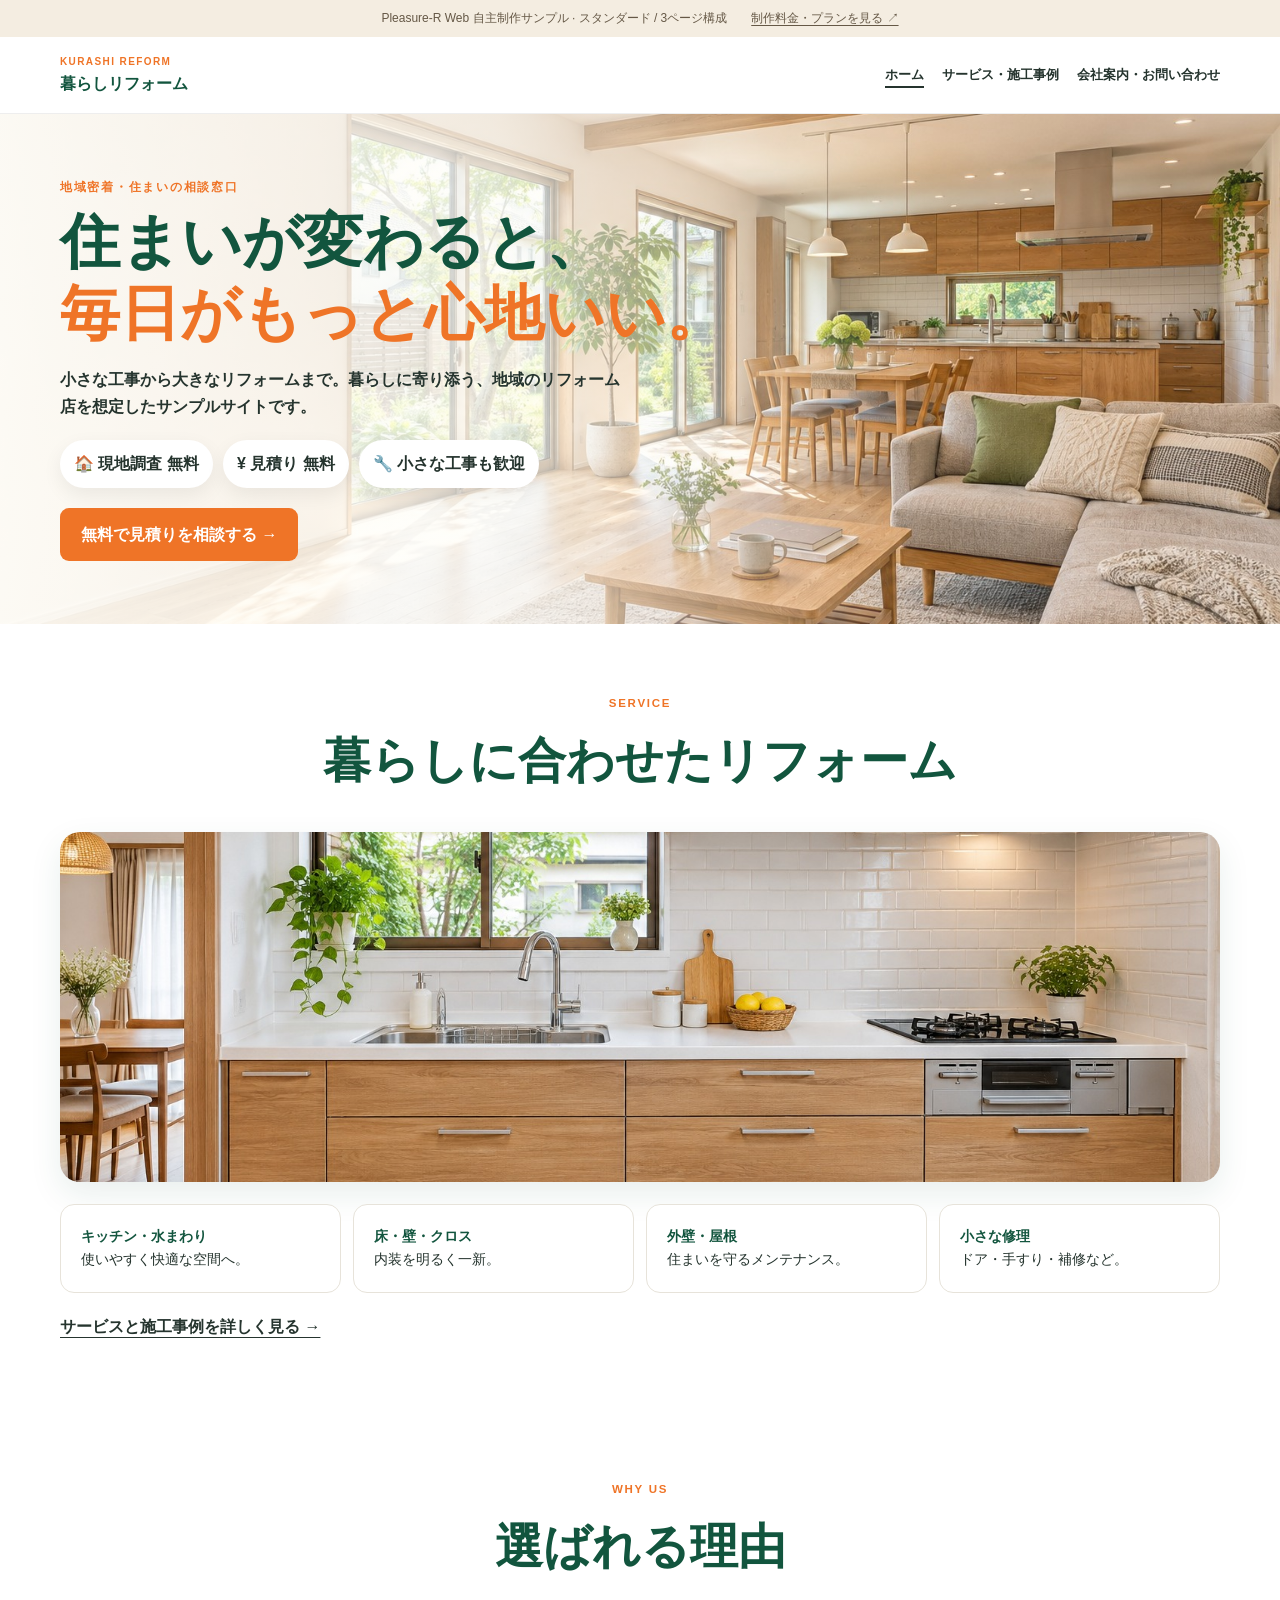
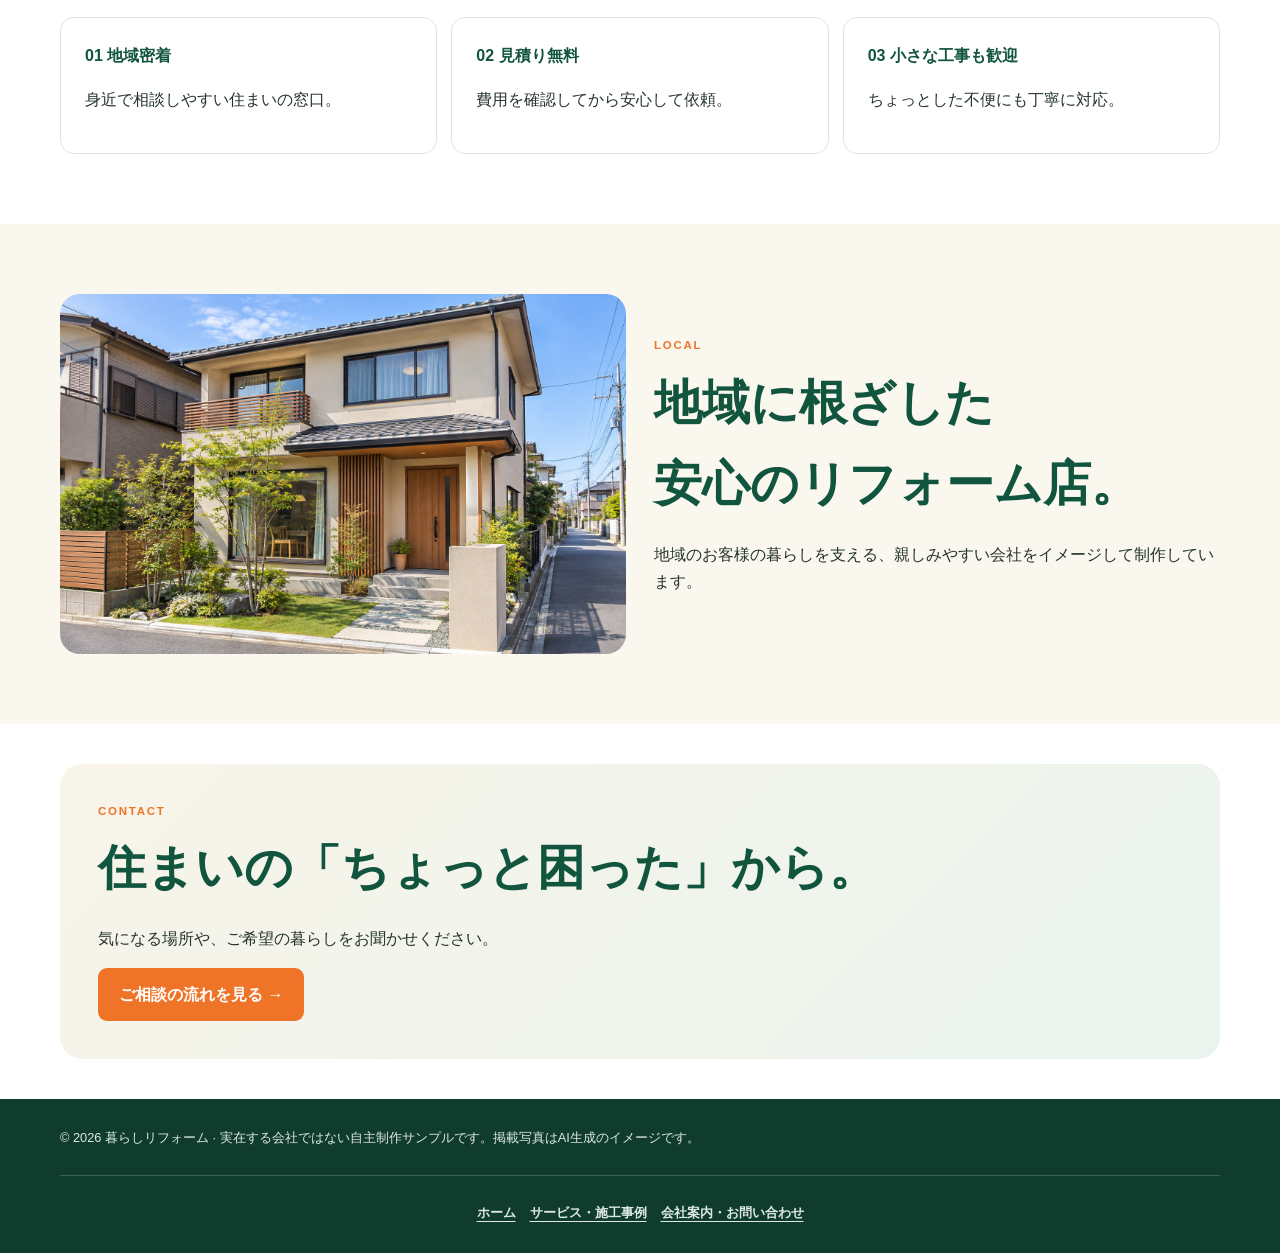
<file: index.html>
<!doctype html><html lang="ja"><head><meta charset="utf-8"><meta name="viewport" content="width=device-width,initial-scale=1"><meta name="description" content="スタンダードプラン・3ページ構成の自主制作サンプル。地域のリフォーム店を想定したデザインです。"><title>暮らしリフォーム｜住まいの相談窓口</title><link rel="stylesheet" href="site.css?v=sharp-images"><script src="demo.js" defer></script></head><body><div class="demo-bar"><span>Pleasure-R Web 自主制作サンプル · スタンダード / 3ページ構成</span><a href="https://yamaji8198.github.io/pleasure-r-web/#price">制作料金・プランを見る ↗</a></div><header><div class="wrap nav"><a class="logo" href="index.html"><small>KURASHI REFORM</small>暮らしリフォーム</a><nav aria-label="メインメニュー"><a href="index.html" aria-current="page">ホーム</a><a href="services.html">サービス・施工事例</a><a href="contact.html">会社案内・お問い合わせ</a></nav></div></header><main><div class="hero"><div class="wrap"><div class="ey">地域密着・住まいの相談窓口</div><h1>住まいが変わると、<br><em>毎日がもっと心地いい。</em></h1><p class="lead">小さな工事から大きなリフォームまで。暮らしに寄り添う、地域のリフォーム店を想定したサンプルサイトです。</p><div class="badges"><span class="badge">🏠 現地調査 無料</span><span class="badge">¥ 見積り 無料</span><span class="badge">🔧 小さな工事も歓迎</span></div><a class="btn" href="contact.html#consultation">無料で見積りを相談する →</a></div></div>
<section id="service"><div class="wrap"><div class="title"><div class="ey">SERVICE</div><h2>暮らしに合わせたリフォーム</h2></div><div class="photo-strip" role="img" aria-label="明るいキッチンのリフォームイメージ"></div><div class="services"><div class="card"><b>キッチン・水まわり</b>使いやすく快適な空間へ。</div><div class="card"><b>床・壁・クロス</b>内装を明るく一新。</div><div class="card"><b>外壁・屋根</b>住まいを守るメンテナンス。</div><div class="card"><b>小さな修理</b>ドア・手すり・補修など。</div></div></div><div class="wrap"><a class="more-link" href="services.html">サービスと施工事例を詳しく見る →</a></div></section><section id="voice"><div class="wrap"><div class="title"><div class="ey">WHY US</div><h2>選ばれる理由</h2></div><div class="reasons"><div class="reason"><strong>01 地域密着</strong><p>身近で相談しやすい住まいの窓口。</p></div><div class="reason"><strong>02 見積り無料</strong><p>費用を確認してから安心して依頼。</p></div><div class="reason"><strong>03 小さな工事も歓迎</strong><p>ちょっとした不便にも丁寧に対応。</p></div></div></div></section><section class="soft"><div class="wrap local"><div class="local-photo" role="img" aria-label="住宅外観のリフォームイメージ"></div><div><div class="ey">LOCAL</div><h2>地域に根ざした<br>安心のリフォーム店。</h2><p>地域のお客様の暮らしを支える、親しみやすい会社をイメージして制作しています。</p></div></div></section><section class="section-small"><div class="wrap cta"><div class="ey">CONTACT</div><h2>住まいの「ちょっと困った」から。</h2><p>気になる場所や、ご希望の暮らしをお聞かせください。</p><a class="btn" href="contact.html#consultation">ご相談の流れを見る →</a></div></section></main><footer><div class="wrap">© 2026 暮らしリフォーム · 実在する会社ではない自主制作サンプルです。掲載写真はAI生成のイメージです。<nav class="page-subnav" aria-label="フッターメニュー"><a href="index.html">ホーム</a><a href="services.html">サービス・施工事例</a><a href="contact.html">会社案内・お問い合わせ</a></nav></div></footer></body></html>
</file>
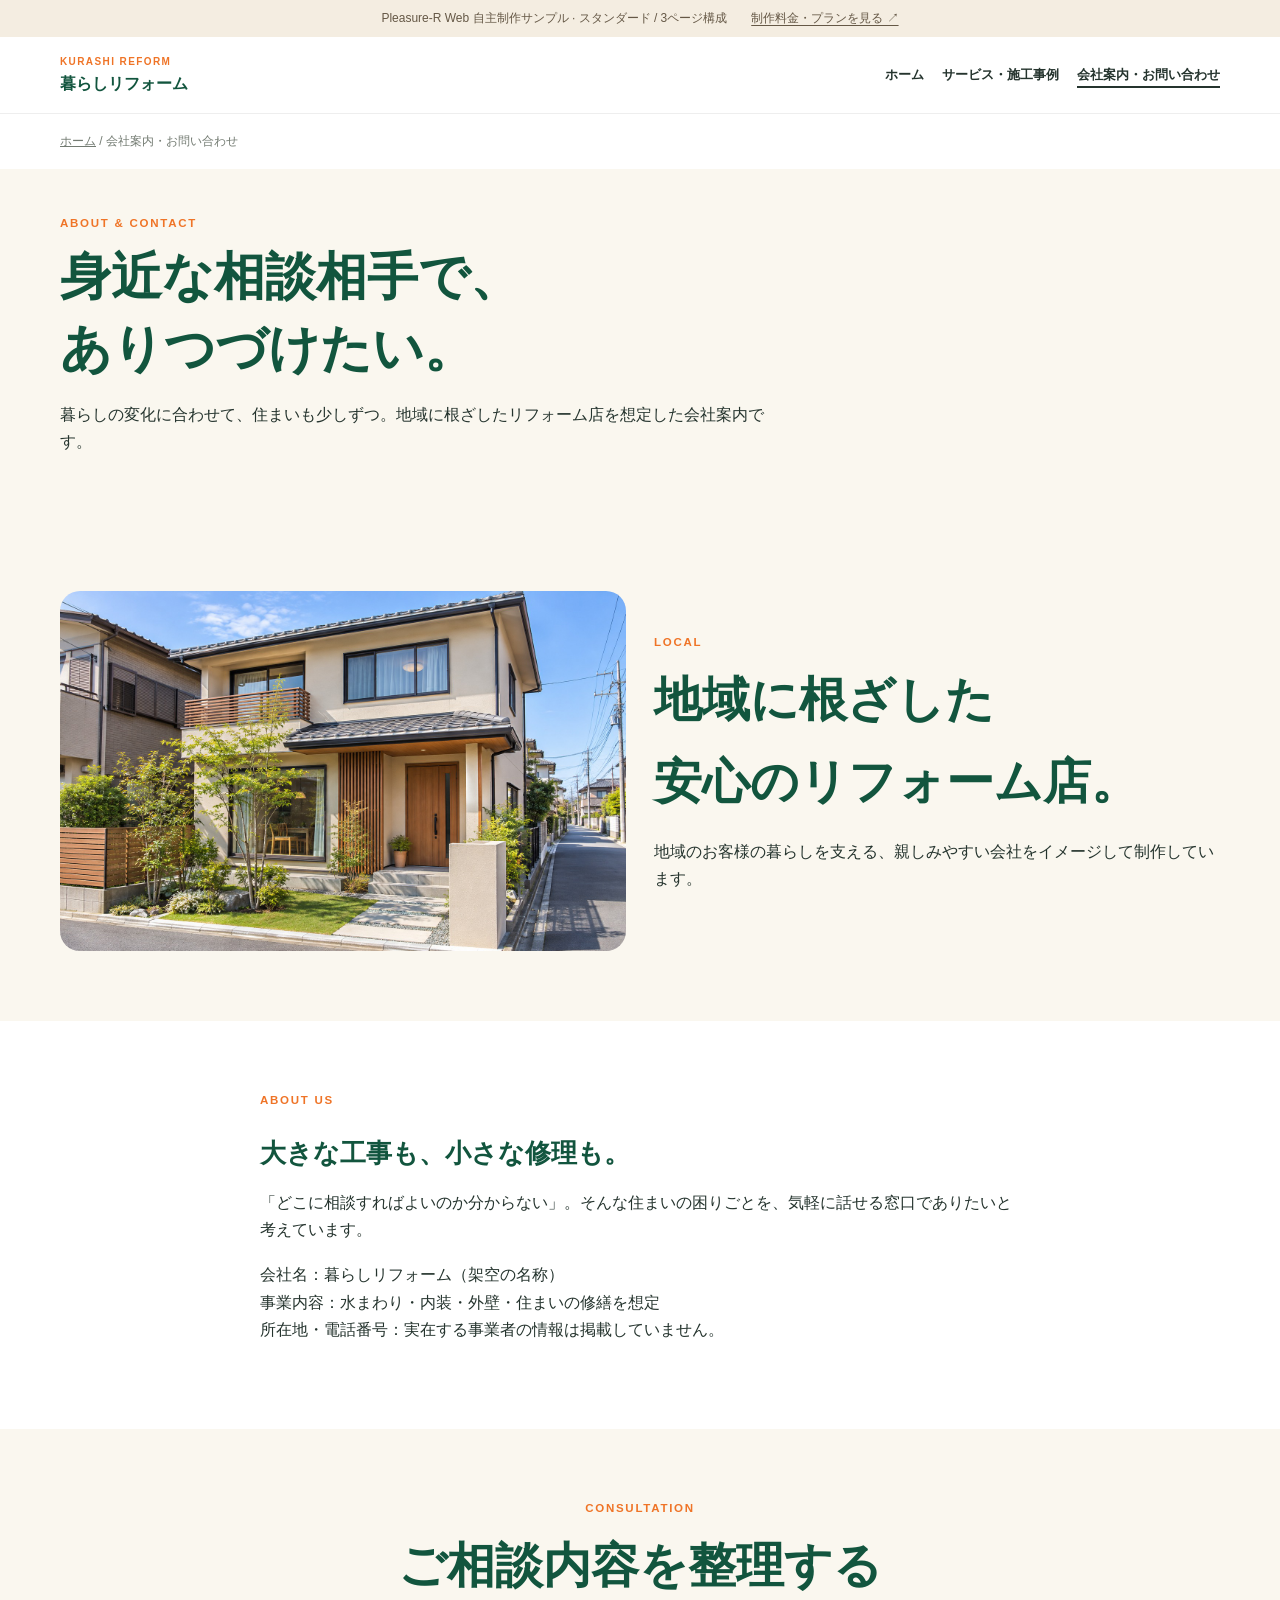
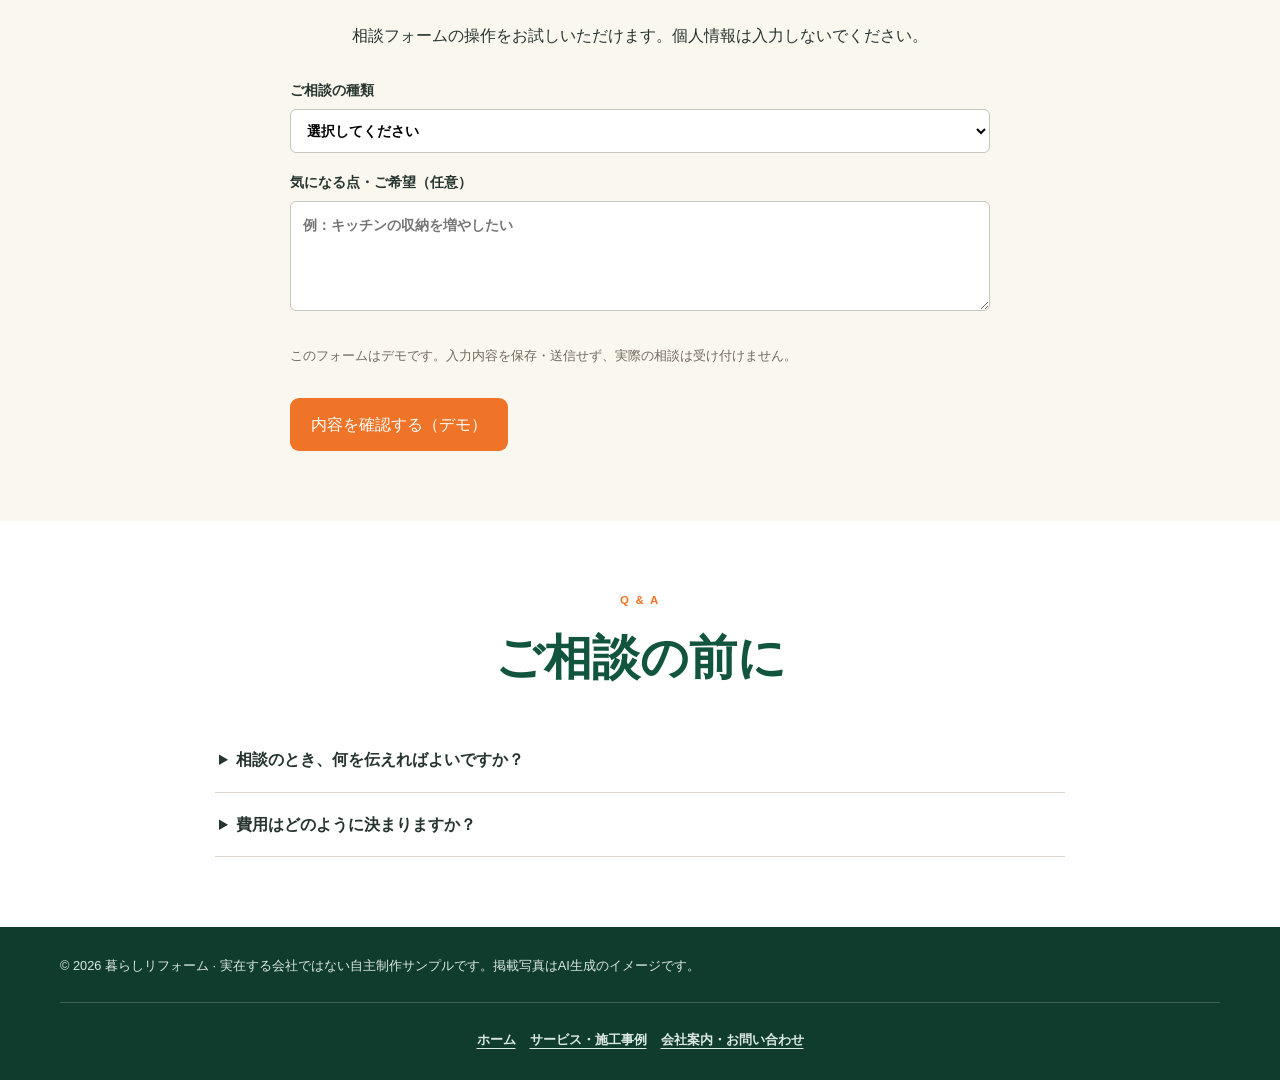
<file: contact.html>
<!doctype html><html lang="ja"><head><meta charset="utf-8"><meta name="viewport" content="width=device-width,initial-scale=1"><meta name="description" content="スタンダードプラン・3ページ構成の自主制作サンプル。地域のリフォーム店を想定したデザインです。"><title>会社案内・お問い合わせ｜暮らしリフォーム</title><link rel="stylesheet" href="site.css?v=sharp-images"><script src="demo.js" defer></script></head><body><div class="demo-bar"><span>Pleasure-R Web 自主制作サンプル · スタンダード / 3ページ構成</span><a href="https://yamaji8198.github.io/pleasure-r-web/#price">制作料金・プランを見る ↗</a></div><header><div class="wrap nav"><a class="logo" href="index.html"><small>KURASHI REFORM</small>暮らしリフォーム</a><nav aria-label="メインメニュー"><a href="index.html">ホーム</a><a href="services.html">サービス・施工事例</a><a href="contact.html" aria-current="page">会社案内・お問い合わせ</a></nav></div></header><main><div class="wrap breadcrumb"><a href="index.html">ホーム</a><span aria-hidden="true"> / </span>会社案内・お問い合わせ</div><div class="page-head"><div class="wrap"><div class="ey">ABOUT & CONTACT</div><h1>身近な相談相手で、<br>ありつづけたい。</h1><p>暮らしの変化に合わせて、住まいも少しずつ。地域に根ざしたリフォーム店を想定した会社案内です。</p></div></div><section class="soft"><div class="wrap local"><div class="local-photo" role="img" aria-label="住宅外観のリフォームイメージ"></div><div><div class="ey">LOCAL</div><h2>地域に根ざした<br>安心のリフォーム店。</h2><p>地域のお客様の暮らしを支える、親しみやすい会社をイメージして制作しています。</p></div></div></section><section><div class="wrap reading"><div class="ey">ABOUT US</div><h2>大きな工事も、小さな修理も。</h2><p>「どこに相談すればよいのか分からない」。そんな住まいの困りごとを、気軽に話せる窓口でありたいと考えています。</p><p>会社名：暮らしリフォーム（架空の名称）<br>事業内容：水まわり・内装・外壁・住まいの修繕を想定<br>所在地・電話番号：実在する事業者の情報は掲載していません。</p></div></section><section class="soft" id="consultation"><div class="wrap"><div class="title"><div class="ey">CONSULTATION</div><h2>ご相談内容を整理する</h2><p>相談フォームの操作をお試しいただけます。個人情報は入力しないでください。</p></div><form class="demo-form" data-demo-form><label>ご相談の種類<select required><option value="">選択してください</option><option>キッチン・水まわり</option><option>床・壁・クロス</option><option>外壁・屋根</option><option>小さな修理</option><option>その他のご相談</option></select></label><label>気になる点・ご希望（任意）<textarea maxlength="500" placeholder="例：キッチンの収納を増やしたい"></textarea></label><p class="demo-note">このフォームはデモです。入力内容を保存・送信せず、実際の相談は受け付けません。</p><button class="btn" type="submit">内容を確認する（デモ）</button><div role="status" class="demo-result" aria-live="polite"></div></form></div></section><section><div class="wrap"><div class="title"><div class="ey">Q & A</div><h2>ご相談の前に</h2></div><div class="faq"><details><summary>相談のとき、何を伝えればよいですか？</summary><p>直したい場所、困っていること、ご希望の時期などを整理しておくと相談しやすくなります。</p></details><details><summary>費用はどのように決まりますか？</summary><p>施工範囲や設備、建物の状態によって異なります。ここに掲載した金額は制作見本のための例です。</p></details></div></div></section></main><footer><div class="wrap">© 2026 暮らしリフォーム · 実在する会社ではない自主制作サンプルです。掲載写真はAI生成のイメージです。<nav class="page-subnav" aria-label="フッターメニュー"><a href="index.html">ホーム</a><a href="services.html">サービス・施工事例</a><a href="contact.html">会社案内・お問い合わせ</a></nav></div></footer></body></html>
</file>
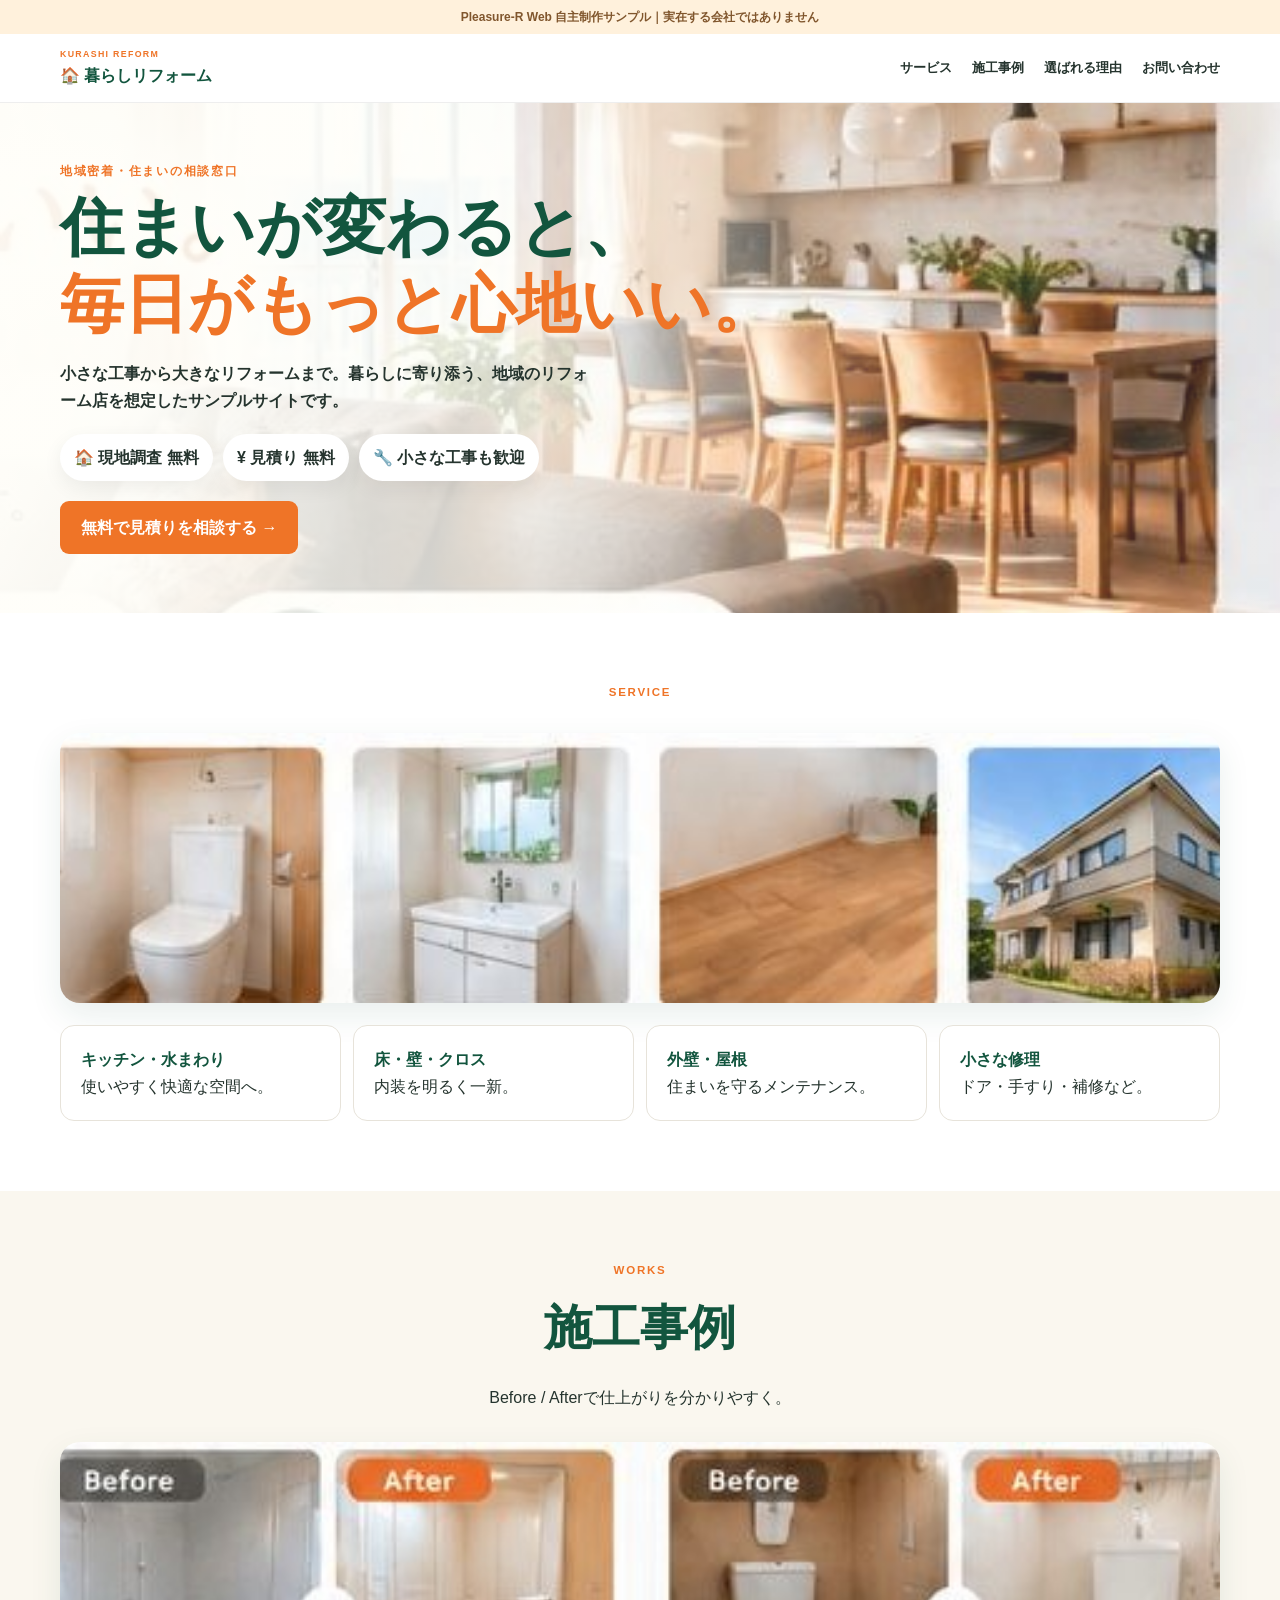
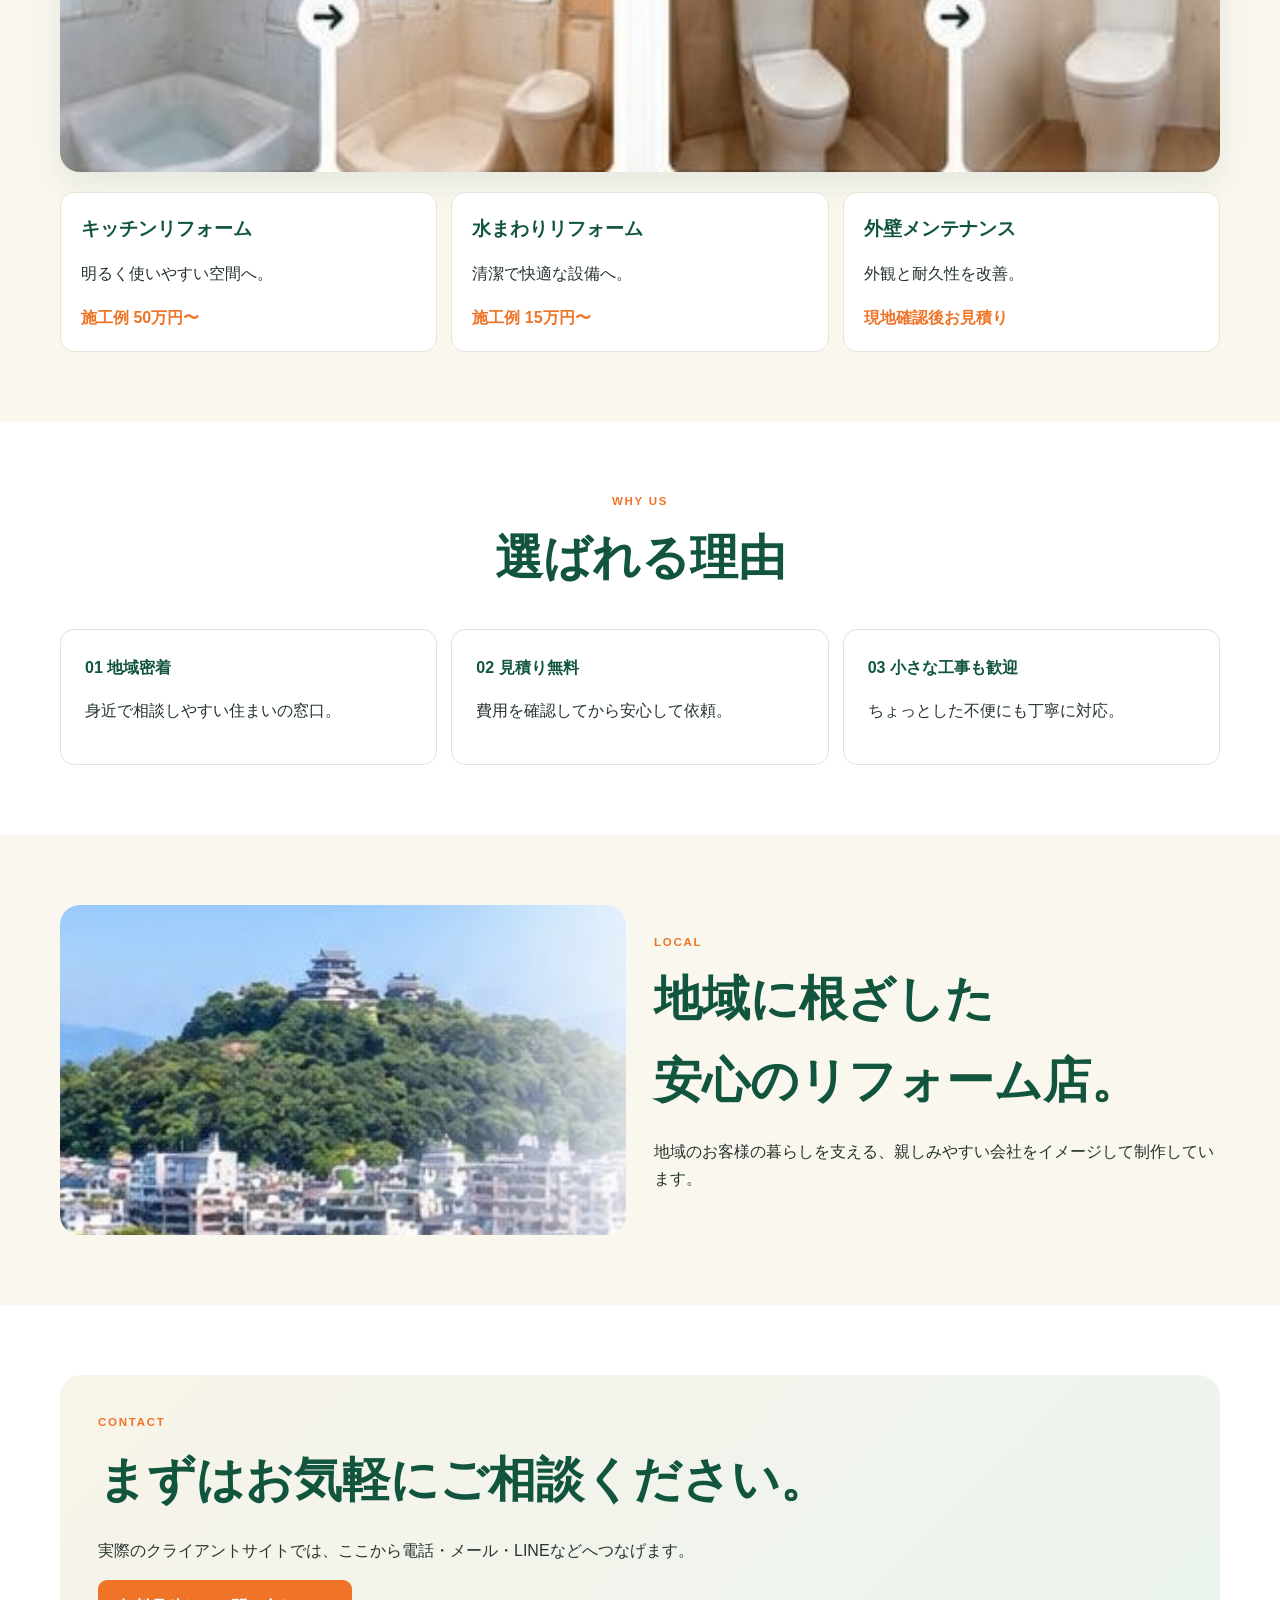
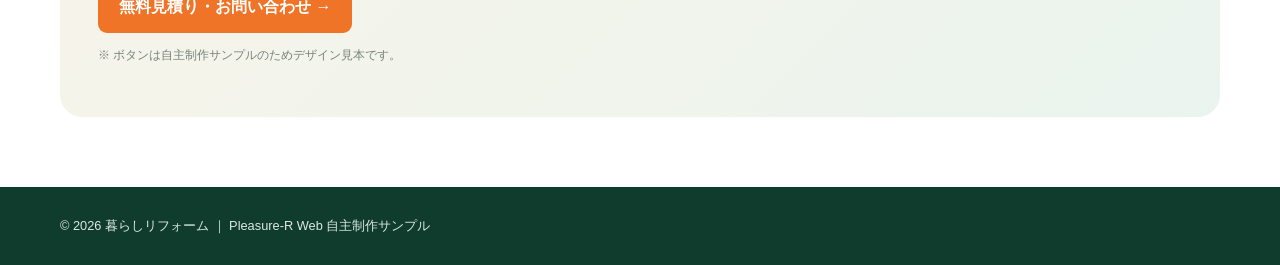
<file: index 4.html>
<!doctype html><html lang="ja"><head><meta charset="utf-8"><meta name="viewport" content="width=device-width,initial-scale=1">
<title>暮らしリフォーム｜Pleasure-R Web 自主制作</title>
<style>
:root{--g:#12553e;--o:#ef7427;--cream:#faf7ef;--ink:#25342e;--muted:#68756f;--max:1160px}*{box-sizing:border-box}html{scroll-behavior:smooth}body{margin:0;font-family:-apple-system,BlinkMacSystemFont,"Noto Sans JP",sans-serif;color:var(--ink);line-height:1.7}a{text-decoration:none;color:inherit}.wrap{width:min(calc(100% - 32px),var(--max));margin:auto}.sample{text-align:center;background:#fff1dc;color:#80562d;padding:7px;font-size:.75rem;font-weight:800}header{position:sticky;top:0;background:#fffffff2;z-index:10;border-bottom:1px solid #eee}.nav{height:68px;display:flex;align-items:center;justify-content:space-between}.logo{font-weight:900;color:var(--g)}.logo small{display:block;color:var(--o);font-size:.55rem;letter-spacing:.15em}nav{display:flex;gap:20px;font-size:.83rem;font-weight:800}.btn{display:inline-block;background:var(--o);color:#fff;padding:13px 21px;border-radius:9px;font-weight:900}
.hero{position:relative;min-height:510px;background:url("[data-uri]") center/cover no-repeat;display:flex;align-items:center}.hero:before{content:"";position:absolute;inset:0;background:linear-gradient(90deg,#fffef9f2 0%,#fffef9c9 42%,#ffffff20 72%)}.hero .wrap{position:relative}h1{font-family:"Yu Mincho",serif;font-size:clamp(2.6rem,5vw,4.7rem);line-height:1.2;color:var(--g);margin:8px 0 16px}h1 em{font-style:normal;color:var(--o)}.lead{max-width:540px;font-weight:650}.badges{display:flex;gap:10px;flex-wrap:wrap;margin:20px 0}.badge{background:#fff;border-radius:999px;padding:10px 14px;font-weight:850;box-shadow:0 7px 20px #0001}
section{padding:70px 0}.soft{background:var(--cream)}.title{text-align:center;margin-bottom:30px}.ey{color:var(--o);font-size:.72rem;letter-spacing:.15em;font-weight:900}h2{font-family:"Yu Mincho",serif;color:var(--g);font-size:clamp(2rem,4vw,3rem);margin:6px 0}
.photo-strip{height:270px;border-radius:20px;background:url("[data-uri]") center/cover no-repeat;box-shadow:0 12px 32px #12553e18}
.services{display:grid;grid-template-columns:repeat(4,1fr);gap:12px;margin-top:22px}.card{background:#fff;border:1px solid #e7e3da;border-radius:14px;padding:20px}.card b{color:var(--g);display:block}.cases-photo{height:330px;border-radius:20px;background:url("[data-uri]") center/cover no-repeat;box-shadow:0 12px 32px #12553e18}.cases{display:grid;grid-template-columns:repeat(3,1fr);gap:14px;margin-top:20px}.case{background:#fff;border:1px solid #e8e3d9;border-radius:14px;padding:20px}.case h3{color:var(--g);margin:0}.price{color:var(--o);font-weight:900}
.reasons{display:grid;grid-template-columns:repeat(3,1fr);gap:14px}.reason{padding:24px;border-radius:14px;background:#fff;border:1px solid #e6e1d8}.reason strong{color:var(--g)}.local{display:grid;grid-template-columns:1fr 1fr;gap:28px;align-items:center}.local-photo{min-height:330px;border-radius:20px;background:url("[data-uri]") center/cover no-repeat}.cta{background:linear-gradient(135deg,#f8f4e9,#eaf4ee);border-radius:22px;padding:38px}footer{background:#103c2d;color:#dce8e3;padding:28px 0;font-size:.8rem}
@media(max-width:800px){nav{display:none}.hero{min-height:590px;background-position:60% center}.hero:before{background:linear-gradient(#fffdf6e8 0%,#fffdf6d9 58%,#ffffff30)}.services{grid-template-columns:1fr 1fr}.cases,.reasons,.local{grid-template-columns:1fr}.photo-strip{height:210px}.cases-photo{height:250px}}
@media(max-width:500px){.hero{min-height:560px}section{padding:55px 0}.services{grid-template-columns:1fr 1fr}.card{padding:15px 11px}}

@media(max-width:500px){
  .hero{min-height:540px;background-position:center center}
  .hero h1{font-size:2.25rem;line-height:1.35}
  .hero .lead{font-size:.95rem}
  section{padding:52px 0}
  h2{font-size:2rem;line-height:1.45}
  .photo-strip{height:170px;background-size:cover;background-position:center}
  .cases-photo{height:210px;background-size:cover;background-position:center}
  .services{grid-template-columns:1fr 1fr;gap:12px}
  .card{padding:15px 11px}
  .local-photo{min-height:220px;background-size:cover;background-position:center}
}


@media(max-width:500px){
  .hero{min-height:620px;padding-top:72px !important;background-position:center center}
  .hero .wrap{position:relative;z-index:2}
  .hero h1{margin-top:0 !important;font-size:2.05rem !important;line-height:1.45 !important;letter-spacing:0 !important}
  .hero .lead{font-size:.95rem !important;line-height:1.8}
}

</style></head><body>
<div class="sample">Pleasure-R Web 自主制作サンプル｜実在する会社ではありません</div>
<header><div class="wrap nav"><div class="logo"><small>KURASHI REFORM</small>🏠 暮らしリフォーム</div><nav><a href="#service">サービス</a><a href="#works">施工事例</a><a href="#voice">選ばれる理由</a><a href="#contact">お問い合わせ</a></nav></div></header>
<main><div class="hero"><div class="wrap"><div class="ey">地域密着・住まいの相談窓口</div><h1>住まいが変わると、<br><em>毎日がもっと心地いい。</em></h1><p class="lead">小さな工事から大きなリフォームまで。暮らしに寄り添う、地域のリフォーム店を想定したサンプルサイトです。</p><div class="badges"><span class="badge">🏠 現地調査 無料</span><span class="badge">¥ 見積り 無料</span><span class="badge">🔧 小さな工事も歓迎</span></div><a class="btn" href="#contact">無料で見積りを相談する →</a></div></div>
<section id="service"><div class="wrap"><div class="title"><div class="ey">SERVICE</div></div><div class="photo-strip"></div><div class="services"><div class="card"><b>キッチン・水まわり</b>使いやすく快適な空間へ。</div><div class="card"><b>床・壁・クロス</b>内装を明るく一新。</div><div class="card"><b>外壁・屋根</b>住まいを守るメンテナンス。</div><div class="card"><b>小さな修理</b>ドア・手すり・補修など。</div></div></div></section>
<section id="works" class="soft"><div class="wrap"><div class="title"><div class="ey">WORKS</div><h2>施工事例</h2><p>Before / Afterで仕上がりを分かりやすく。</p></div><div class="cases-photo"></div><div class="cases"><div class="case"><h3>キッチンリフォーム</h3><p>明るく使いやすい空間へ。</p><div class="price">施工例 50万円〜</div></div><div class="case"><h3>水まわりリフォーム</h3><p>清潔で快適な設備へ。</p><div class="price">施工例 15万円〜</div></div><div class="case"><h3>外壁メンテナンス</h3><p>外観と耐久性を改善。</p><div class="price">現地確認後お見積り</div></div></div></div></section>
<section id="voice"><div class="wrap"><div class="title"><div class="ey">WHY US</div><h2>選ばれる理由</h2></div><div class="reasons"><div class="reason"><strong>01 地域密着</strong><p>身近で相談しやすい住まいの窓口。</p></div><div class="reason"><strong>02 見積り無料</strong><p>費用を確認してから安心して依頼。</p></div><div class="reason"><strong>03 小さな工事も歓迎</strong><p>ちょっとした不便にも丁寧に対応。</p></div></div></div></section>
<section class="soft"><div class="wrap local"><div class="local-photo"></div><div><div class="ey">LOCAL</div><h2>地域に根ざした<br>安心のリフォーム店。</h2><p>地域のお客様の暮らしを支える、親しみやすい会社をイメージして制作しています。</p></div></div></section>
<section id="contact"><div class="wrap"><div class="cta"><div class="ey">CONTACT</div><h2>まずはお気軽にご相談ください。</h2><p>実際のクライアントサイトでは、ここから電話・メール・LINEなどへつなげます。</p><a class="btn" href="#contact">無料見積り・お問い合わせ →</a><p style="font-size:.78rem;color:#77827c">※ ボタンは自主制作サンプルのためデザイン見本です。</p></div></div></section></main>
<footer><div class="wrap">© 2026 暮らしリフォーム ｜ Pleasure-R Web 自主制作サンプル</div></footer></body></html>
</file>
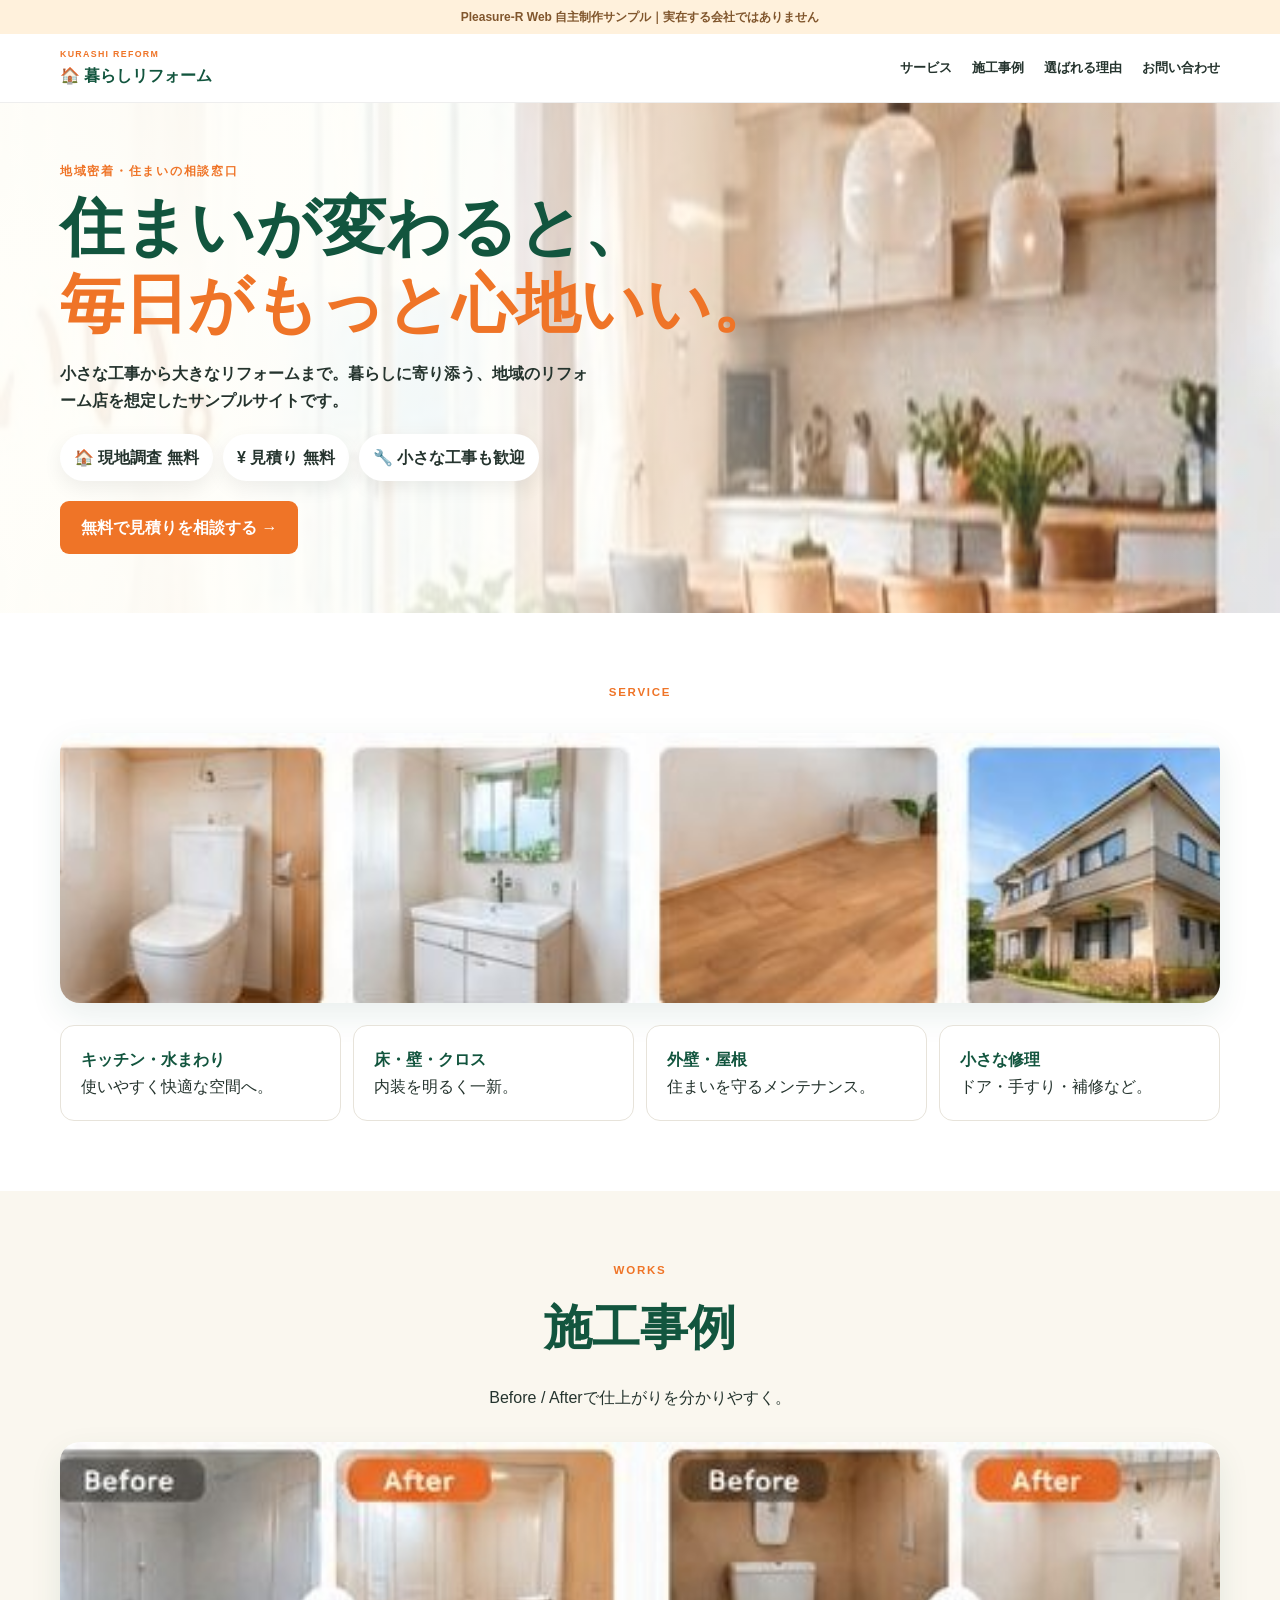
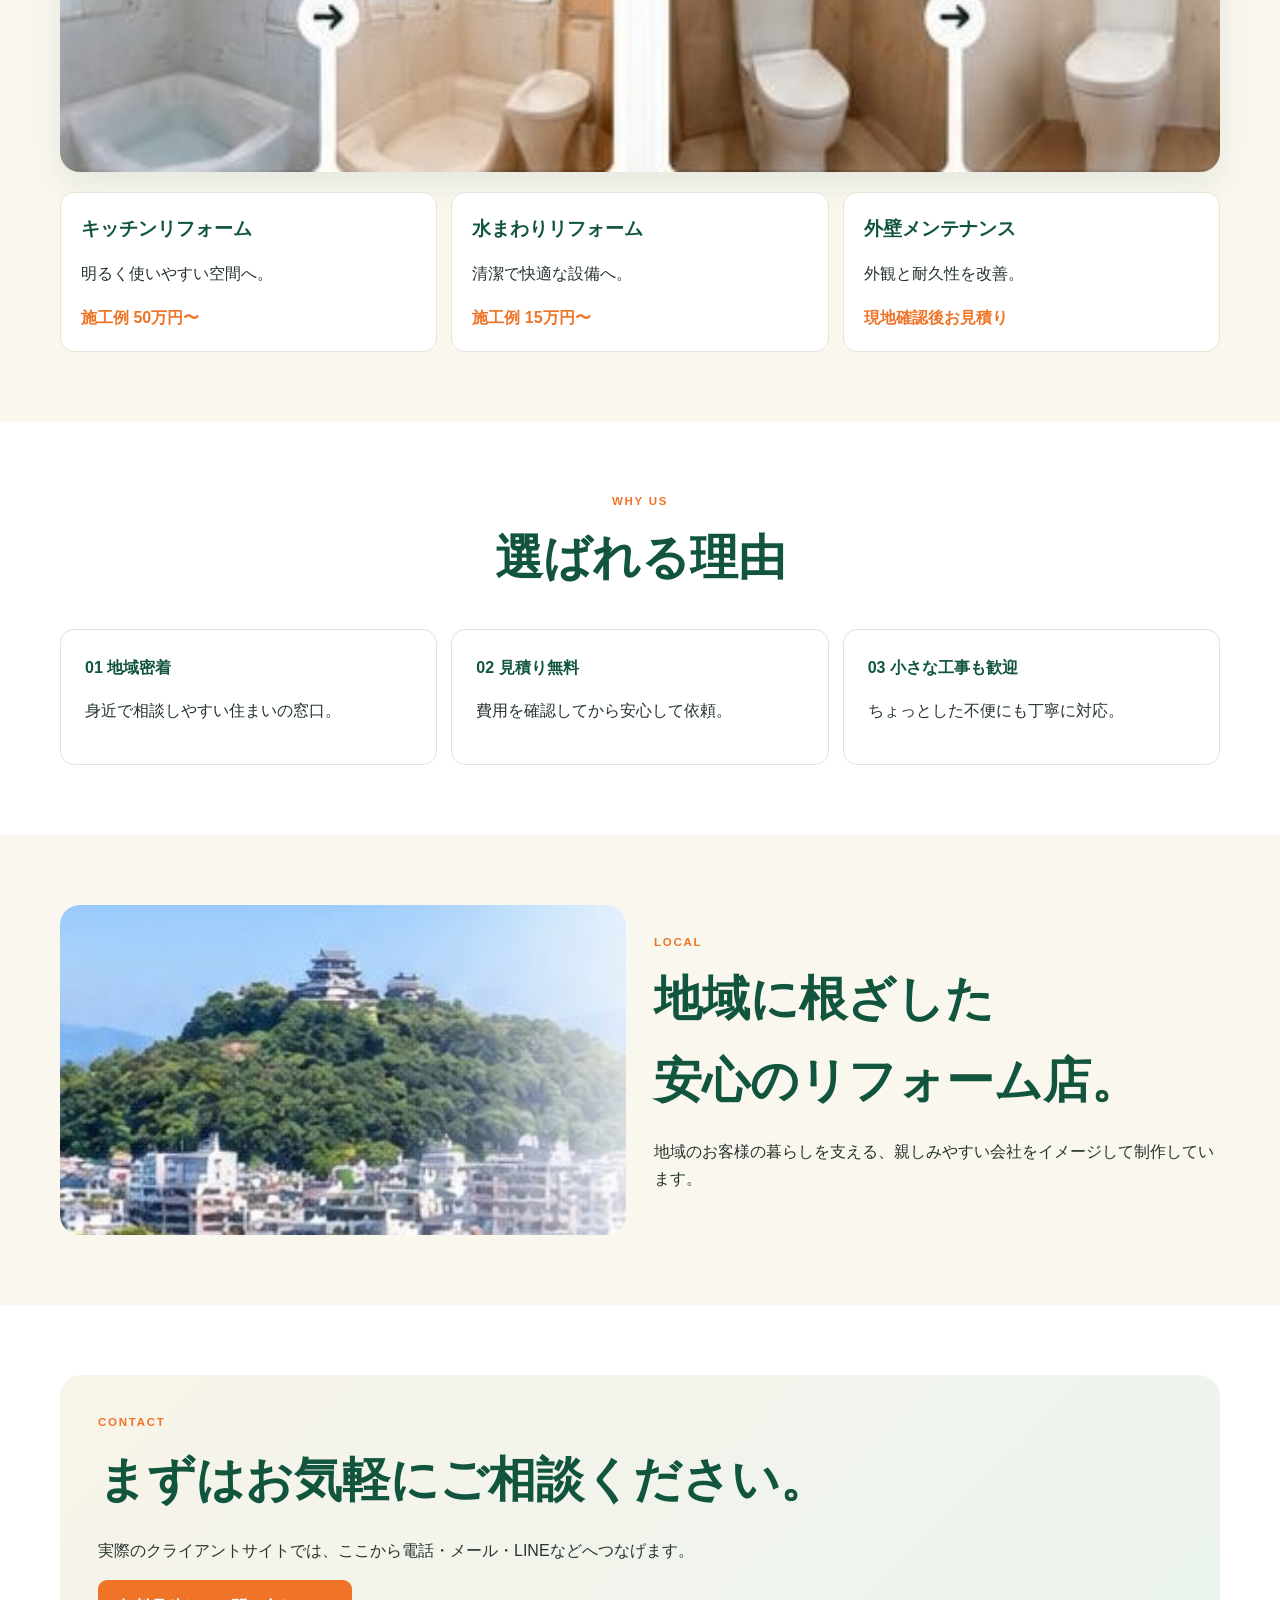
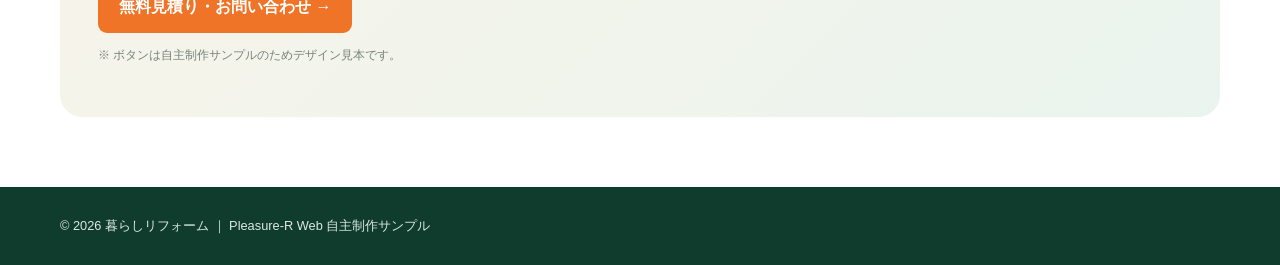
<file: index 5.html>
<!doctype html><html lang="ja"><head><meta charset="utf-8"><meta name="viewport" content="width=device-width,initial-scale=1">
<title>暮らしリフォーム｜Pleasure-R Web 自主制作</title>
<style>
:root{--g:#12553e;--o:#ef7427;--cream:#faf7ef;--ink:#25342e;--muted:#68756f;--max:1160px}*{box-sizing:border-box}html{scroll-behavior:smooth}body{margin:0;font-family:-apple-system,BlinkMacSystemFont,"Noto Sans JP",sans-serif;color:var(--ink);line-height:1.7}a{text-decoration:none;color:inherit}.wrap{width:min(calc(100% - 32px),var(--max));margin:auto}.sample{text-align:center;background:#fff1dc;color:#80562d;padding:7px;font-size:.75rem;font-weight:800}header{position:sticky;top:0;background:#fffffff2;z-index:10;border-bottom:1px solid #eee}.nav{height:68px;display:flex;align-items:center;justify-content:space-between}.logo{font-weight:900;color:var(--g)}.logo small{display:block;color:var(--o);font-size:.55rem;letter-spacing:.15em}nav{display:flex;gap:20px;font-size:.83rem;font-weight:800}.btn{display:inline-block;background:var(--o);color:#fff;padding:13px 21px;border-radius:9px;font-weight:900}
.hero{position:relative;min-height:510px;background:url("[data-uri]") center/cover no-repeat;display:flex;align-items:center}.hero:before{content:"";position:absolute;inset:0;background:linear-gradient(90deg,#fffef9f2 0%,#fffef9c9 42%,#ffffff20 72%)}.hero .wrap{position:relative}h1{font-family:"Yu Mincho",serif;font-size:clamp(2.6rem,5vw,4.7rem);line-height:1.2;color:var(--g);margin:8px 0 16px}h1 em{font-style:normal;color:var(--o)}.lead{max-width:540px;font-weight:650}.badges{display:flex;gap:10px;flex-wrap:wrap;margin:20px 0}.badge{background:#fff;border-radius:999px;padding:10px 14px;font-weight:850;box-shadow:0 7px 20px #0001}
section{padding:70px 0}.soft{background:var(--cream)}.title{text-align:center;margin-bottom:30px}.ey{color:var(--o);font-size:.72rem;letter-spacing:.15em;font-weight:900}h2{font-family:"Yu Mincho",serif;color:var(--g);font-size:clamp(2rem,4vw,3rem);margin:6px 0}
.photo-strip{height:270px;border-radius:20px;background:url("[data-uri]") center/cover no-repeat;box-shadow:0 12px 32px #12553e18}
.services{display:grid;grid-template-columns:repeat(4,1fr);gap:12px;margin-top:22px}.card{background:#fff;border:1px solid #e7e3da;border-radius:14px;padding:20px}.card b{color:var(--g);display:block}.cases-photo{height:330px;border-radius:20px;background:url("[data-uri]") center/cover no-repeat;box-shadow:0 12px 32px #12553e18}.cases{display:grid;grid-template-columns:repeat(3,1fr);gap:14px;margin-top:20px}.case{background:#fff;border:1px solid #e8e3d9;border-radius:14px;padding:20px}.case h3{color:var(--g);margin:0}.price{color:var(--o);font-weight:900}
.reasons{display:grid;grid-template-columns:repeat(3,1fr);gap:14px}.reason{padding:24px;border-radius:14px;background:#fff;border:1px solid #e6e1d8}.reason strong{color:var(--g)}.local{display:grid;grid-template-columns:1fr 1fr;gap:28px;align-items:center}.local-photo{min-height:330px;border-radius:20px;background:url("[data-uri]") center/cover no-repeat}.cta{background:linear-gradient(135deg,#f8f4e9,#eaf4ee);border-radius:22px;padding:38px}footer{background:#103c2d;color:#dce8e3;padding:28px 0;font-size:.8rem}
@media(max-width:800px){nav{display:none}.hero{min-height:590px;background-position:60% center}.hero:before{background:linear-gradient(#fffdf6e8 0%,#fffdf6d9 58%,#ffffff30)}.services{grid-template-columns:1fr 1fr}.cases,.reasons,.local{grid-template-columns:1fr}.photo-strip{height:210px}.cases-photo{height:250px}}
@media(max-width:500px){.hero{min-height:560px}section{padding:55px 0}.services{grid-template-columns:1fr 1fr}.card{padding:15px 11px}}

@media(max-width:500px){
  .hero{min-height:540px;background-position:center center}
  .hero h1{font-size:2.25rem;line-height:1.35}
  .hero .lead{font-size:.95rem}
  section{padding:52px 0}
  h2{font-size:2rem;line-height:1.45}
  .photo-strip{height:170px;background-size:cover;background-position:center}
  .cases-photo{height:210px;background-size:cover;background-position:center}
  .services{grid-template-columns:1fr 1fr;gap:12px}
  .card{padding:15px 11px}
  .local-photo{min-height:220px;background-size:cover;background-position:center}
}


@media(max-width:500px){
  .hero{min-height:620px;padding-top:72px !important;background-position:center center}
  .hero .wrap{position:relative;z-index:2}
  .hero h1{margin-top:0 !important;font-size:2.05rem !important;line-height:1.45 !important;letter-spacing:0 !important}
  .hero .lead{font-size:.95rem !important;line-height:1.8}
}

</style></head><body>
<div class="sample">Pleasure-R Web 自主制作サンプル｜実在する会社ではありません</div>
<header><div class="wrap nav"><div class="logo"><small>KURASHI REFORM</small>🏠 暮らしリフォーム</div><nav><a href="#service">サービス</a><a href="#works">施工事例</a><a href="#voice">選ばれる理由</a><a href="#contact">お問い合わせ</a></nav></div></header>
<main><div class="hero"><div class="wrap"><div class="ey">地域密着・住まいの相談窓口</div><h1>住まいが変わると、<br><em>毎日がもっと心地いい。</em></h1><p class="lead">小さな工事から大きなリフォームまで。暮らしに寄り添う、地域のリフォーム店を想定したサンプルサイトです。</p><div class="badges"><span class="badge">🏠 現地調査 無料</span><span class="badge">¥ 見積り 無料</span><span class="badge">🔧 小さな工事も歓迎</span></div><a class="btn" href="#contact">無料で見積りを相談する →</a></div></div>
<section id="service"><div class="wrap"><div class="title"><div class="ey">SERVICE</div></div><div class="photo-strip"></div><div class="services"><div class="card"><b>キッチン・水まわり</b>使いやすく快適な空間へ。</div><div class="card"><b>床・壁・クロス</b>内装を明るく一新。</div><div class="card"><b>外壁・屋根</b>住まいを守るメンテナンス。</div><div class="card"><b>小さな修理</b>ドア・手すり・補修など。</div></div></div></section>
<section id="works" class="soft"><div class="wrap"><div class="title"><div class="ey">WORKS</div><h2>施工事例</h2><p>Before / Afterで仕上がりを分かりやすく。</p></div><div class="cases-photo"></div><div class="cases"><div class="case"><h3>キッチンリフォーム</h3><p>明るく使いやすい空間へ。</p><div class="price">施工例 50万円〜</div></div><div class="case"><h3>水まわりリフォーム</h3><p>清潔で快適な設備へ。</p><div class="price">施工例 15万円〜</div></div><div class="case"><h3>外壁メンテナンス</h3><p>外観と耐久性を改善。</p><div class="price">現地確認後お見積り</div></div></div></div></section>
<section id="voice"><div class="wrap"><div class="title"><div class="ey">WHY US</div><h2>選ばれる理由</h2></div><div class="reasons"><div class="reason"><strong>01 地域密着</strong><p>身近で相談しやすい住まいの窓口。</p></div><div class="reason"><strong>02 見積り無料</strong><p>費用を確認してから安心して依頼。</p></div><div class="reason"><strong>03 小さな工事も歓迎</strong><p>ちょっとした不便にも丁寧に対応。</p></div></div></div></section>
<section class="soft"><div class="wrap local"><div class="local-photo"></div><div><div class="ey">LOCAL</div><h2>地域に根ざした<br>安心のリフォーム店。</h2><p>地域のお客様の暮らしを支える、親しみやすい会社をイメージして制作しています。</p></div></div></section>
<section id="contact"><div class="wrap"><div class="cta"><div class="ey">CONTACT</div><h2>まずはお気軽にご相談ください。</h2><p>実際のクライアントサイトでは、ここから電話・メール・LINEなどへつなげます。</p><a class="btn" href="#contact">無料見積り・お問い合わせ →</a><p style="font-size:.78rem;color:#77827c">※ ボタンは自主制作サンプルのためデザイン見本です。</p></div></div></section></main>
<footer><div class="wrap">© 2026 暮らしリフォーム ｜ Pleasure-R Web 自主制作サンプル</div></footer></body></html>
<style>
@media(max-width:500px){
  .hero{
    min-height:620px !important;
    background-size:cover !important;
    background-position:center center !important;
    background-repeat:no-repeat !important;
  }
}
</style>
</file>
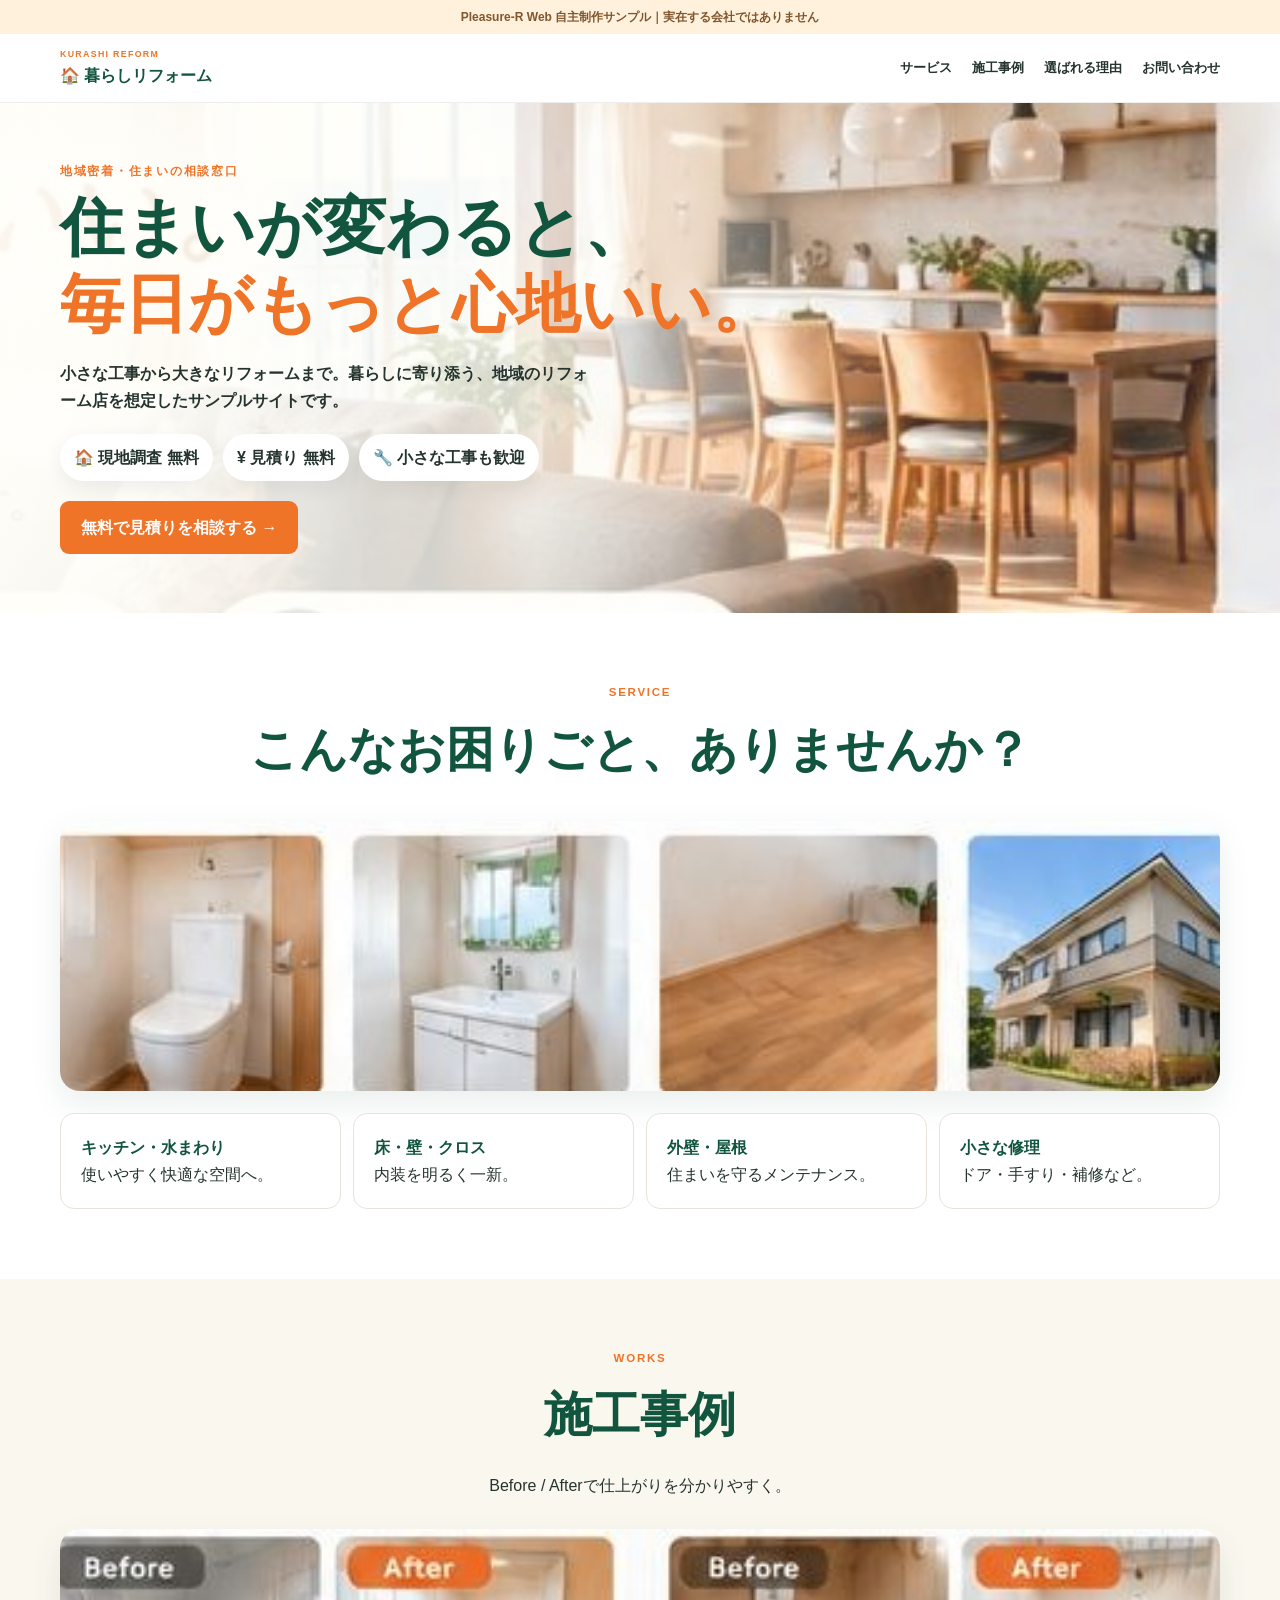
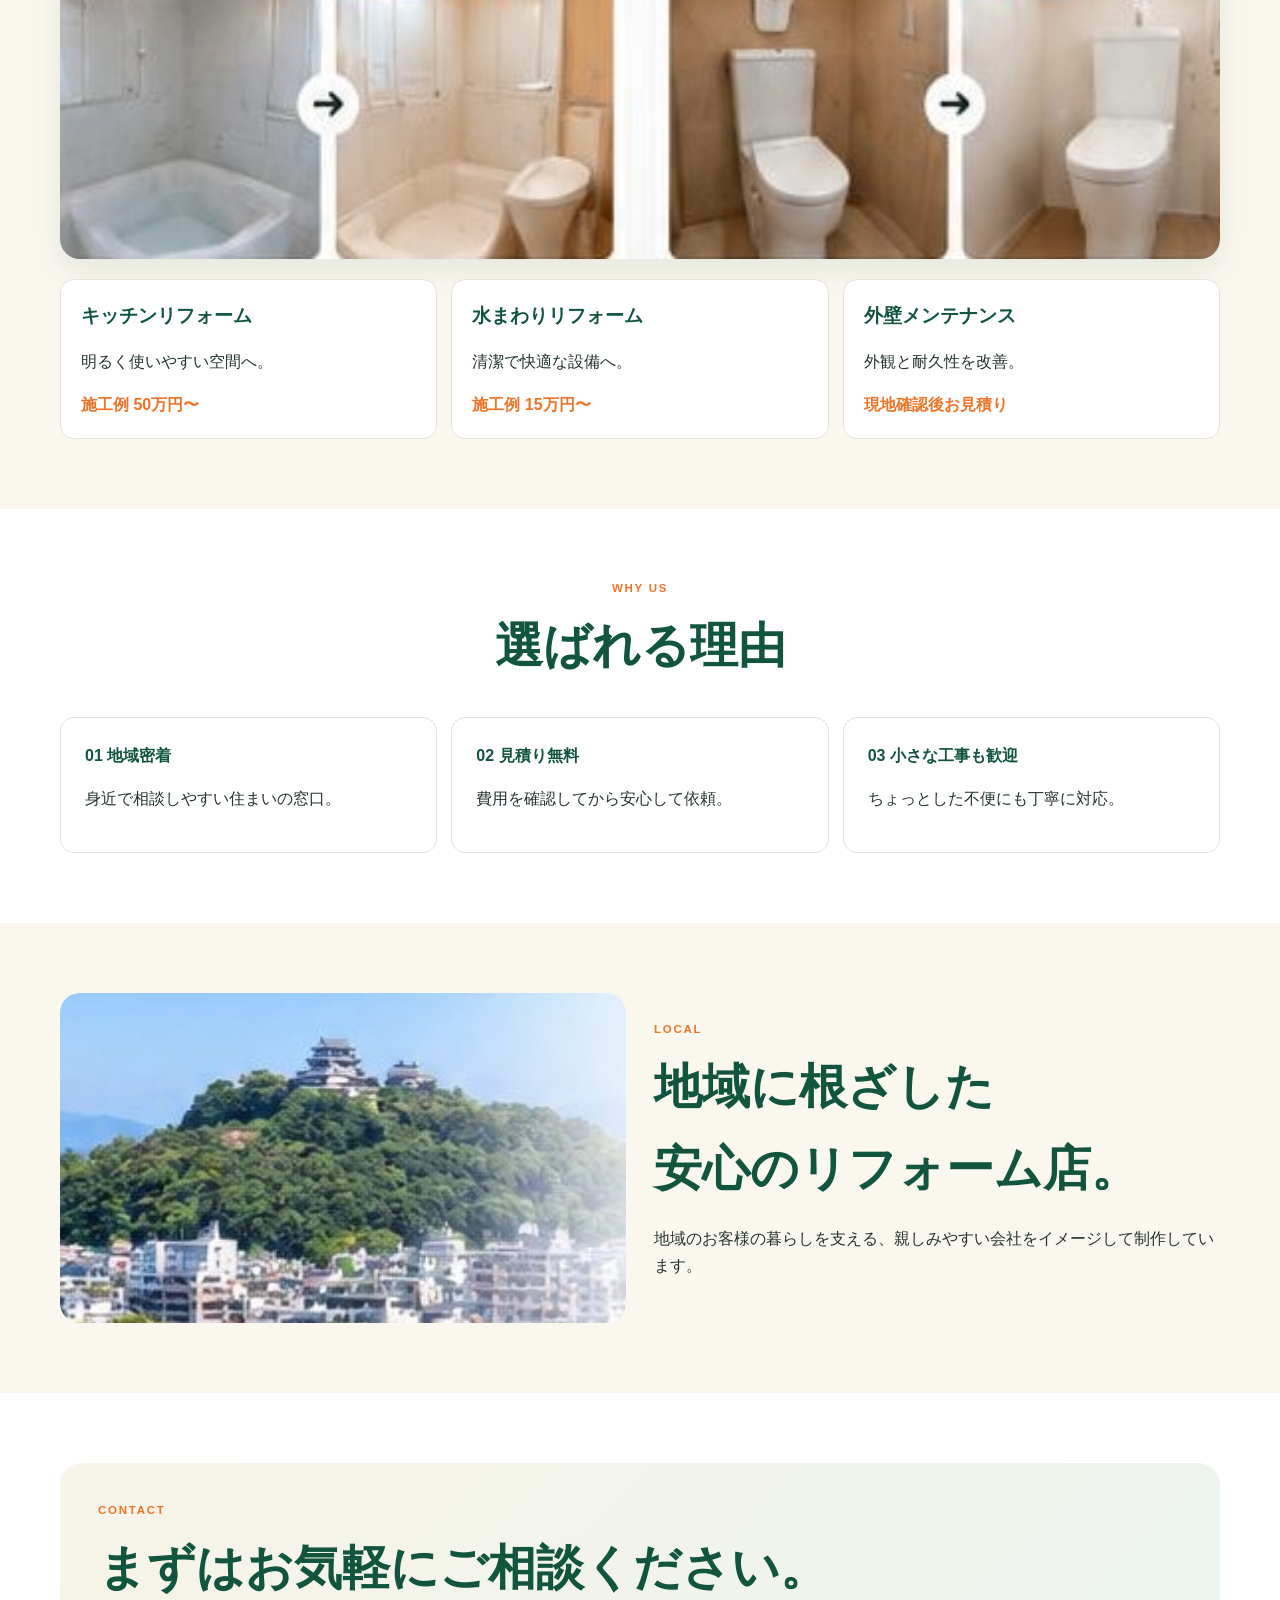
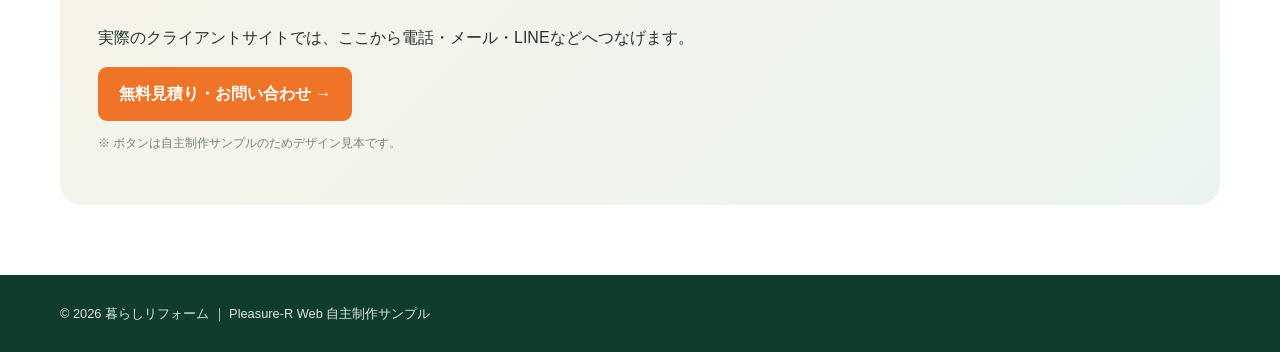
<file: kurashi-reform-fixed-20260906.html>
<!doctype html><html lang="ja"><head><meta charset="utf-8"><meta name="viewport" content="width=device-width,initial-scale=1">
<title>暮らしリフォーム｜Pleasure-R Web 自主制作</title>
<style>
:root{--g:#12553e;--o:#ef7427;--cream:#faf7ef;--ink:#25342e;--muted:#68756f;--max:1160px}*{box-sizing:border-box}html{scroll-behavior:smooth}body{margin:0;font-family:-apple-system,BlinkMacSystemFont,"Noto Sans JP",sans-serif;color:var(--ink);line-height:1.7}a{text-decoration:none;color:inherit}.wrap{width:min(calc(100% - 32px),var(--max));margin:auto}.sample{text-align:center;background:#fff1dc;color:#80562d;padding:7px;font-size:.75rem;font-weight:800}header{position:sticky;top:0;background:#fffffff2;z-index:10;border-bottom:1px solid #eee}.nav{height:68px;display:flex;align-items:center;justify-content:space-between}.logo{font-weight:900;color:var(--g)}.logo small{display:block;color:var(--o);font-size:.55rem;letter-spacing:.15em}nav{display:flex;gap:20px;font-size:.83rem;font-weight:800}.btn{display:inline-block;background:var(--o);color:#fff;padding:13px 21px;border-radius:9px;font-weight:900}
.hero{position:relative;min-height:510px;background:url("[data-uri]") center/cover no-repeat;display:flex;align-items:center}.hero:before{content:"";position:absolute;inset:0;background:linear-gradient(90deg,#fffef9f2 0%,#fffef9c9 42%,#ffffff20 72%)}.hero .wrap{position:relative}h1{font-family:"Yu Mincho",serif;font-size:clamp(2.6rem,5vw,4.7rem);line-height:1.2;color:var(--g);margin:8px 0 16px}h1 em{font-style:normal;color:var(--o)}.lead{max-width:540px;font-weight:650}.badges{display:flex;gap:10px;flex-wrap:wrap;margin:20px 0}.badge{background:#fff;border-radius:999px;padding:10px 14px;font-weight:850;box-shadow:0 7px 20px #0001}
section{padding:70px 0}.soft{background:var(--cream)}.title{text-align:center;margin-bottom:30px}.ey{color:var(--o);font-size:.72rem;letter-spacing:.15em;font-weight:900}h2{font-family:"Yu Mincho",serif;color:var(--g);font-size:clamp(2rem,4vw,3rem);margin:6px 0}
.photo-strip{height:270px;border-radius:20px;background:url("[data-uri]") center/cover no-repeat;box-shadow:0 12px 32px #12553e18}
.services{display:grid;grid-template-columns:repeat(4,1fr);gap:12px;margin-top:22px}.card{background:#fff;border:1px solid #e7e3da;border-radius:14px;padding:20px}.card b{color:var(--g);display:block}.cases-photo{height:330px;border-radius:20px;background:url("[data-uri]") center/cover no-repeat;box-shadow:0 12px 32px #12553e18}.cases{display:grid;grid-template-columns:repeat(3,1fr);gap:14px;margin-top:20px}.case{background:#fff;border:1px solid #e8e3d9;border-radius:14px;padding:20px}.case h3{color:var(--g);margin:0}.price{color:var(--o);font-weight:900}
.reasons{display:grid;grid-template-columns:repeat(3,1fr);gap:14px}.reason{padding:24px;border-radius:14px;background:#fff;border:1px solid #e6e1d8}.reason strong{color:var(--g)}.local{display:grid;grid-template-columns:1fr 1fr;gap:28px;align-items:center}.local-photo{min-height:330px;border-radius:20px;background:url("[data-uri]") center/cover no-repeat}.cta{background:linear-gradient(135deg,#f8f4e9,#eaf4ee);border-radius:22px;padding:38px}footer{background:#103c2d;color:#dce8e3;padding:28px 0;font-size:.8rem}
@media(max-width:800px){nav{display:none}.hero{min-height:590px;background-position:60% center}.hero:before{background:linear-gradient(#fffdf6e8 0%,#fffdf6d9 58%,#ffffff30)}.services{grid-template-columns:1fr 1fr}.cases,.reasons,.local{grid-template-columns:1fr}.photo-strip{height:210px}.cases-photo{height:250px}}
@media(max-width:500px){.hero{min-height:560px}section{padding:55px 0}.services{grid-template-columns:1fr 1fr}.card{padding:15px 11px}}

@media(max-width:500px){
  .hero{min-height:540px;background-position:center center}
  .hero h1{font-size:2.25rem;line-height:1.35}
  .hero .lead{font-size:.95rem}
  section{padding:52px 0}
  h2{font-size:2rem;line-height:1.45}
  .photo-strip{height:170px;background-size:cover;background-position:center}
  .cases-photo{height:210px;background-size:cover;background-position:center}
  .services{grid-template-columns:1fr 1fr;gap:12px}
  .card{padding:15px 11px}
  .local-photo{min-height:220px;background-size:cover;background-position:center}
}

</style></head><body>
<div class="sample">Pleasure-R Web 自主制作サンプル｜実在する会社ではありません</div>
<header><div class="wrap nav"><div class="logo"><small>KURASHI REFORM</small>🏠 暮らしリフォーム</div><nav><a href="#service">サービス</a><a href="#works">施工事例</a><a href="#voice">選ばれる理由</a><a href="#contact">お問い合わせ</a></nav></div></header>
<main><div class="hero"><div class="wrap"><div class="ey">地域密着・住まいの相談窓口</div><h1>住まいが変わると、<br><em>毎日がもっと心地いい。</em></h1><p class="lead">小さな工事から大きなリフォームまで。暮らしに寄り添う、地域のリフォーム店を想定したサンプルサイトです。</p><div class="badges"><span class="badge">🏠 現地調査 無料</span><span class="badge">¥ 見積り 無料</span><span class="badge">🔧 小さな工事も歓迎</span></div><a class="btn" href="#contact">無料で見積りを相談する →</a></div></div>
<section id="service"><div class="wrap"><div class="title"><div class="ey">SERVICE</div><h2>こんなお困りごと、ありませんか？</h2></div><div class="photo-strip"></div><div class="services"><div class="card"><b>キッチン・水まわり</b>使いやすく快適な空間へ。</div><div class="card"><b>床・壁・クロス</b>内装を明るく一新。</div><div class="card"><b>外壁・屋根</b>住まいを守るメンテナンス。</div><div class="card"><b>小さな修理</b>ドア・手すり・補修など。</div></div></div></section>
<section id="works" class="soft"><div class="wrap"><div class="title"><div class="ey">WORKS</div><h2>施工事例</h2><p>Before / Afterで仕上がりを分かりやすく。</p></div><div class="cases-photo"></div><div class="cases"><div class="case"><h3>キッチンリフォーム</h3><p>明るく使いやすい空間へ。</p><div class="price">施工例 50万円〜</div></div><div class="case"><h3>水まわりリフォーム</h3><p>清潔で快適な設備へ。</p><div class="price">施工例 15万円〜</div></div><div class="case"><h3>外壁メンテナンス</h3><p>外観と耐久性を改善。</p><div class="price">現地確認後お見積り</div></div></div></div></section>
<section id="voice"><div class="wrap"><div class="title"><div class="ey">WHY US</div><h2>選ばれる理由</h2></div><div class="reasons"><div class="reason"><strong>01 地域密着</strong><p>身近で相談しやすい住まいの窓口。</p></div><div class="reason"><strong>02 見積り無料</strong><p>費用を確認してから安心して依頼。</p></div><div class="reason"><strong>03 小さな工事も歓迎</strong><p>ちょっとした不便にも丁寧に対応。</p></div></div></div></section>
<section class="soft"><div class="wrap local"><div class="local-photo"></div><div><div class="ey">LOCAL</div><h2>地域に根ざした<br>安心のリフォーム店。</h2><p>地域のお客様の暮らしを支える、親しみやすい会社をイメージして制作しています。</p></div></div></section>
<section id="contact"><div class="wrap"><div class="cta"><div class="ey">CONTACT</div><h2>まずはお気軽にご相談ください。</h2><p>実際のクライアントサイトでは、ここから電話・メール・LINEなどへつなげます。</p><a class="btn" href="#contact">無料見積り・お問い合わせ →</a><p style="font-size:.78rem;color:#77827c">※ ボタンは自主制作サンプルのためデザイン見本です。</p></div></div></section></main>
<footer><div class="wrap">© 2026 暮らしリフォーム ｜ Pleasure-R Web 自主制作サンプル</div></footer></body></html>
</file>
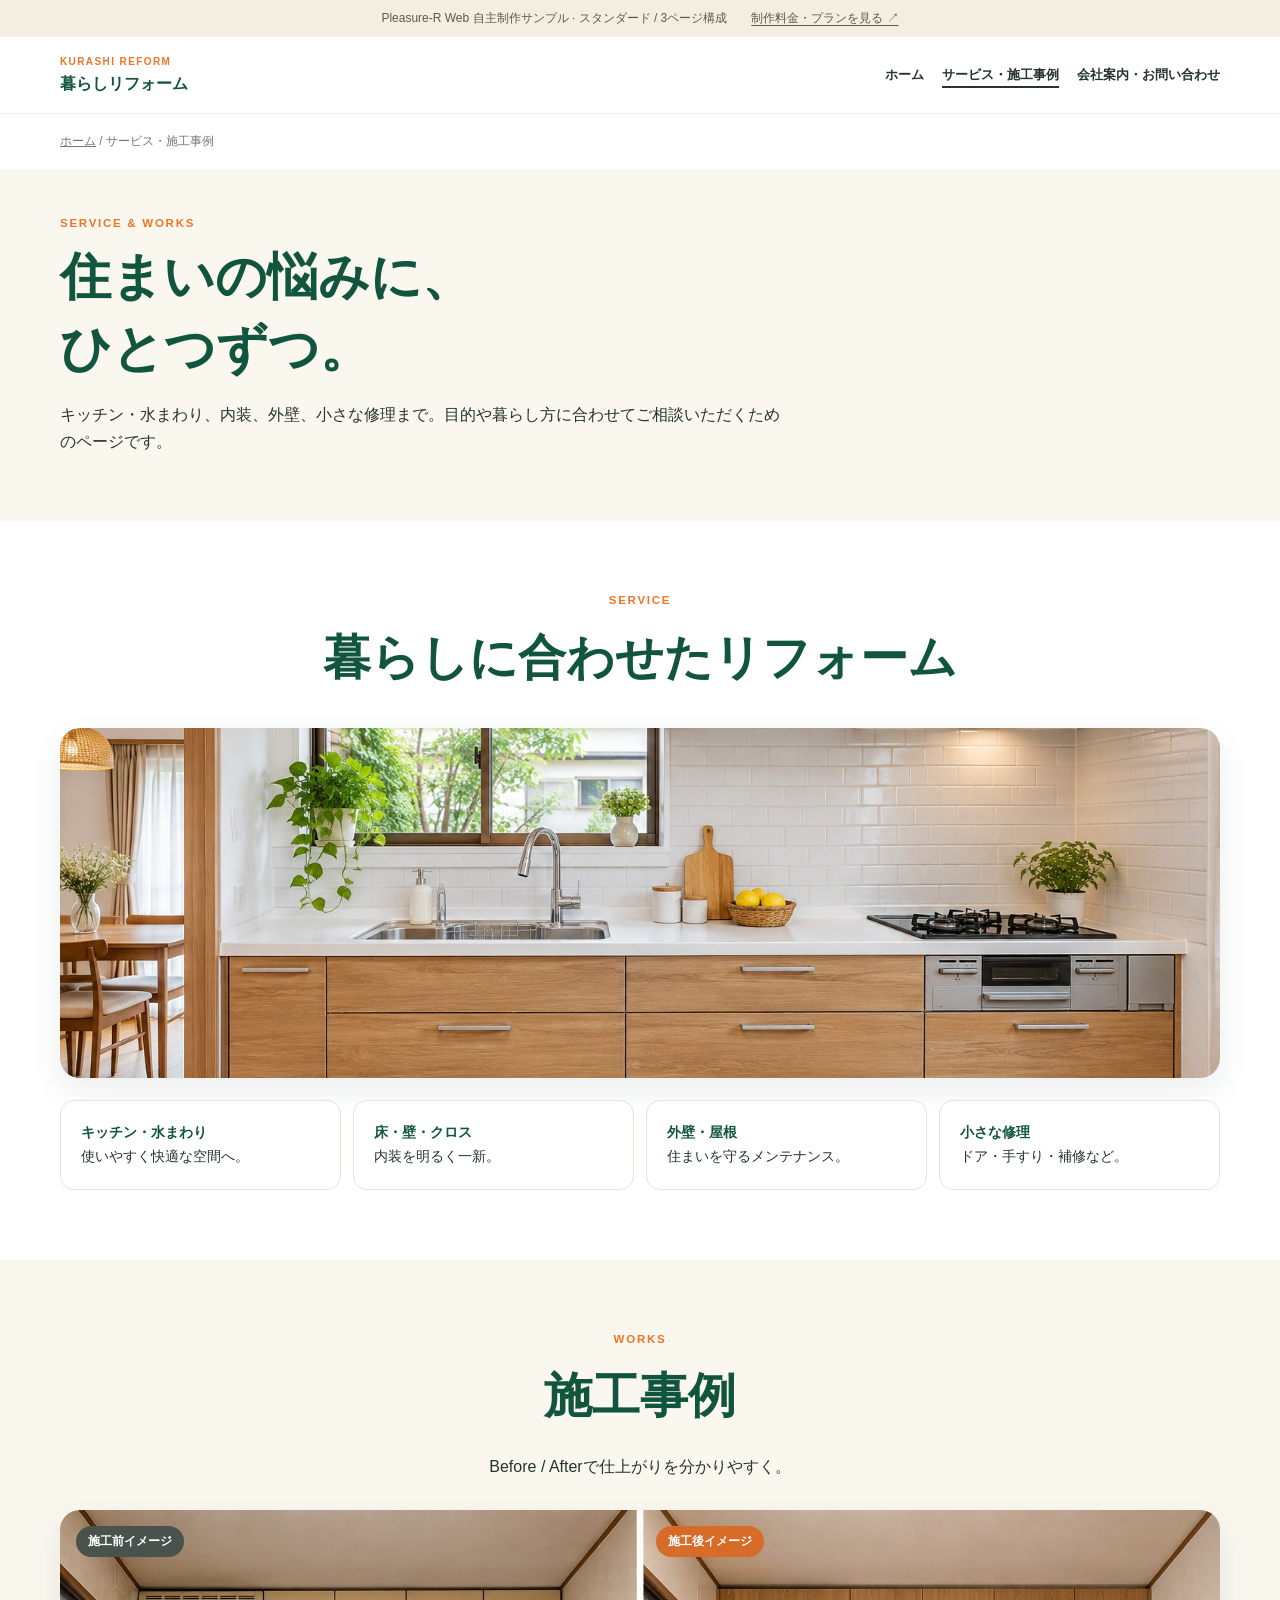
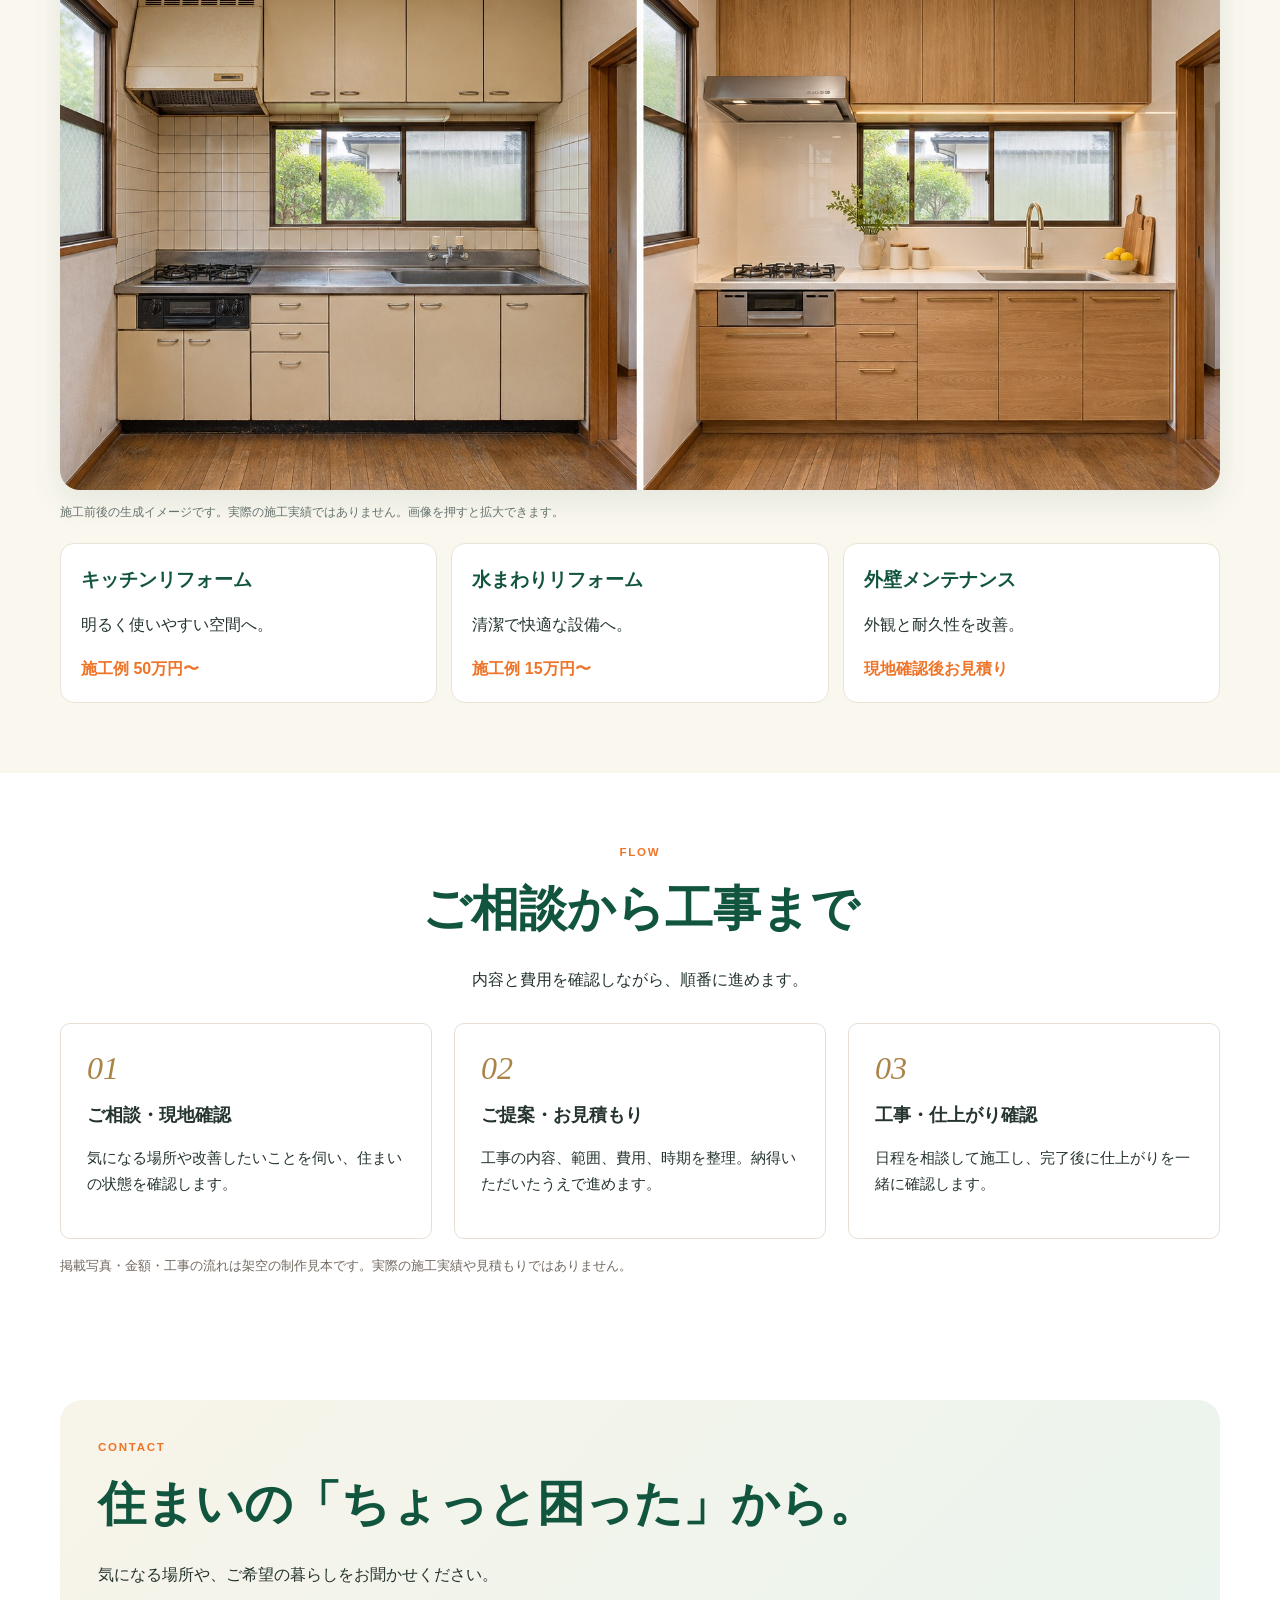
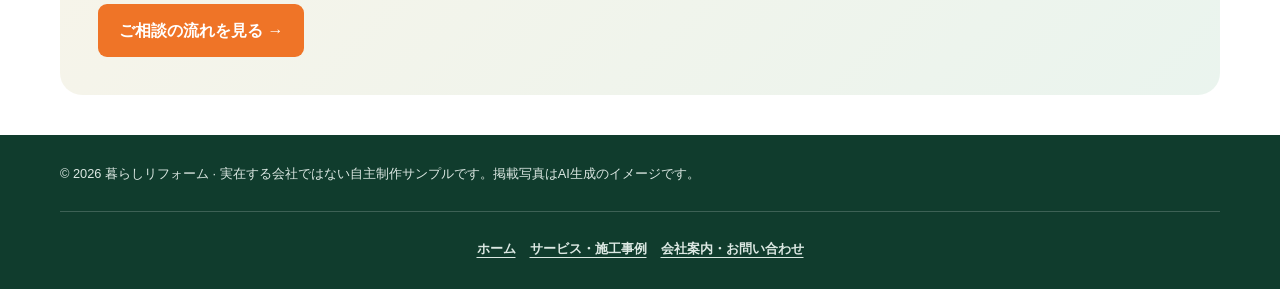
<file: services.html>
<!doctype html><html lang="ja"><head><meta charset="utf-8"><meta name="viewport" content="width=device-width,initial-scale=1"><meta name="description" content="スタンダードプラン・3ページ構成の自主制作サンプル。地域のリフォーム店を想定したデザインです。"><title>サービス・施工事例｜暮らしリフォーム</title><link rel="stylesheet" href="site.css?v=sharp-images"><script src="demo.js" defer></script></head><body><div class="demo-bar"><span>Pleasure-R Web 自主制作サンプル · スタンダード / 3ページ構成</span><a href="https://yamaji8198.github.io/pleasure-r-web/#price">制作料金・プランを見る ↗</a></div><header><div class="wrap nav"><a class="logo" href="index.html"><small>KURASHI REFORM</small>暮らしリフォーム</a><nav aria-label="メインメニュー"><a href="index.html">ホーム</a><a href="services.html" aria-current="page">サービス・施工事例</a><a href="contact.html">会社案内・お問い合わせ</a></nav></div></header><main><div class="wrap breadcrumb"><a href="index.html">ホーム</a><span aria-hidden="true"> / </span>サービス・施工事例</div><div class="page-head"><div class="wrap"><div class="ey">SERVICE & WORKS</div><h1>住まいの悩みに、<br>ひとつずつ。</h1><p>キッチン・水まわり、内装、外壁、小さな修理まで。目的や暮らし方に合わせてご相談いただくためのページです。</p></div></div><section id="service"><div class="wrap"><div class="title"><div class="ey">SERVICE</div><h2>暮らしに合わせたリフォーム</h2></div><div class="photo-strip" role="img" aria-label="明るいキッチンのリフォームイメージ"></div><div class="services"><div class="card"><b>キッチン・水まわり</b>使いやすく快適な空間へ。</div><div class="card"><b>床・壁・クロス</b>内装を明るく一新。</div><div class="card"><b>外壁・屋根</b>住まいを守るメンテナンス。</div><div class="card"><b>小さな修理</b>ドア・手すり・補修など。</div></div></div></section><section id="works" class="soft"><div class="wrap"><div class="title"><div class="ey">WORKS</div><h2>施工事例</h2><p>Before / Afterで仕上がりを分かりやすく。</p></div><a class="comparison-open" href="reform-comparison-hd.jpg" target="_blank" rel="noopener" aria-label="キッチンの施工前後イメージを大きく見る"><div class="cases-photo" role="img" aria-label="キッチンの施工前と施工後を並べた生成イメージ"></div></a><p class="image-caption">施工前後の生成イメージです。実際の施工実績ではありません。画像を押すと拡大できます。</p><div class="cases"><div class="case"><h3>キッチンリフォーム</h3><p>明るく使いやすい空間へ。</p><div class="price">施工例 50万円〜</div></div><div class="case"><h3>水まわりリフォーム</h3><p>清潔で快適な設備へ。</p><div class="price">施工例 15万円〜</div></div><div class="case"><h3>外壁メンテナンス</h3><p>外観と耐久性を改善。</p><div class="price">現地確認後お見積り</div></div></div></div></section><section><div class="wrap"><div class="title"><div class="ey">FLOW</div><h2>ご相談から工事まで</h2><p>内容と費用を確認しながら、順番に進めます。</p></div><div class="panel-grid"><article class="panel"><span class="panel-number">01</span><h3>ご相談・現地確認</h3><p>気になる場所や改善したいことを伺い、住まいの状態を確認します。</p></article><article class="panel"><span class="panel-number">02</span><h3>ご提案・お見積もり</h3><p>工事の内容、範囲、費用、時期を整理。納得いただいたうえで進めます。</p></article><article class="panel"><span class="panel-number">03</span><h3>工事・仕上がり確認</h3><p>日程を相談して施工し、完了後に仕上がりを一緒に確認します。</p></article></div><p class="demo-note">掲載写真・金額・工事の流れは架空の制作見本です。実際の施工実績や見積もりではありません。</p></div></section><section class="section-small"><div class="wrap cta"><div class="ey">CONTACT</div><h2>住まいの「ちょっと困った」から。</h2><p>気になる場所や、ご希望の暮らしをお聞かせください。</p><a class="btn" href="contact.html#consultation">ご相談の流れを見る →</a></div></section></main><footer><div class="wrap">© 2026 暮らしリフォーム · 実在する会社ではない自主制作サンプルです。掲載写真はAI生成のイメージです。<nav class="page-subnav" aria-label="フッターメニュー"><a href="index.html">ホーム</a><a href="services.html">サービス・施工事例</a><a href="contact.html">会社案内・お問い合わせ</a></nav></div></footer></body></html>
</file>
<file: site.css>
:root{--g:#12553e;--o:#ef7427;--cream:#faf7ef;--ink:#25342e;--muted:#68756f;--max:1160px}*{box-sizing:border-box}html{scroll-behavior:smooth}body{margin:0;font-family:-apple-system,BlinkMacSystemFont,"Noto Sans JP",sans-serif;color:var(--ink);line-height:1.7}a{text-decoration:none;color:inherit}.wrap{width:min(calc(100% - 32px),var(--max));margin:auto}.sample{text-align:center;background:#fff1dc;color:#80562d;padding:7px;font-size:.75rem;font-weight:800}header{position:sticky;top:0;background:#fffffff2;z-index:10;border-bottom:1px solid #eee}.nav{height:68px;display:flex;align-items:center;justify-content:space-between}.logo{font-weight:900;color:var(--g)}.logo small{display:block;color:var(--o);font-size:.55rem;letter-spacing:.15em}nav{display:flex;gap:20px;font-size:.83rem;font-weight:800}.btn{display:inline-block;background:var(--o);color:#fff;padding:13px 21px;border-radius:9px;font-weight:900}
.hero{position:relative;min-height:510px;background:url("reform-hero-hd.jpg") center/cover no-repeat;display:flex;align-items:center}.hero:before{content:"";position:absolute;inset:0;background:linear-gradient(90deg,#fffef9f2 0%,#fffef9c9 42%,#ffffff20 72%)}.hero .wrap{position:relative}h1{font-family:"Yu Mincho",serif;font-size:clamp(2.6rem,5vw,4.7rem);line-height:1.2;color:var(--g);margin:8px 0 16px}h1 em{font-style:normal;color:var(--o)}.lead{max-width:540px;font-weight:650}.badges{display:flex;gap:10px;flex-wrap:wrap;margin:20px 0}.badge{background:#fff;border-radius:999px;padding:10px 14px;font-weight:850;box-shadow:0 7px 20px #0001}
section{padding:70px 0}.soft{background:var(--cream)}.title{text-align:center;margin-bottom:30px}.ey{color:var(--o);font-size:.72rem;letter-spacing:.15em;font-weight:900}h2{font-family:"Yu Mincho",serif;color:var(--g);font-size:clamp(2rem,4vw,3rem);margin:6px 0}
.photo-strip{height:270px;border-radius:20px;background:url("reform-kitchen-hd.jpg") center/cover no-repeat;box-shadow:0 12px 32px #12553e18}
.services{display:grid;grid-template-columns:repeat(4,1fr);gap:12px;margin-top:22px}.card{background:#fff;border:1px solid #e7e3da;border-radius:14px;padding:20px}.card b{color:var(--g);display:block}.cases-photo{height:330px;border-radius:20px;background:url("reform-comparison-hd.jpg") center/cover no-repeat;box-shadow:0 12px 32px #12553e18}.cases{display:grid;grid-template-columns:repeat(3,1fr);gap:14px;margin-top:20px}.case{background:#fff;border:1px solid #e8e3d9;border-radius:14px;padding:20px}.case h3{color:var(--g);margin:0}.price{color:var(--o);font-weight:900}
.reasons{display:grid;grid-template-columns:repeat(3,1fr);gap:14px}.reason{padding:24px;border-radius:14px;background:#fff;border:1px solid #e6e1d8}.reason strong{color:var(--g)}.local{display:grid;grid-template-columns:1fr 1fr;gap:28px;align-items:center}.local-photo{min-height:330px;border-radius:20px;background:url("reform-exterior-hd.jpg") center/cover no-repeat}.cta{background:linear-gradient(135deg,#f8f4e9,#eaf4ee);border-radius:22px;padding:38px}footer{background:#103c2d;color:#dce8e3;padding:28px 0;font-size:.8rem}
@media(max-width:800px){nav{display:none}.hero{min-height:590px;background-position:60% center}.hero:before{background:linear-gradient(#fffdf6e8 0%,#fffdf6d9 58%,#ffffff30)}.services{grid-template-columns:1fr 1fr}.cases,.reasons,.local{grid-template-columns:1fr}.photo-strip{height:210px}.cases-photo{height:250px}}
@media(max-width:500px){.hero{min-height:560px}section{padding:55px 0}.services{grid-template-columns:1fr 1fr}.card{padding:15px 11px}}

@media(max-width:500px){
  .hero{min-height:540px;background-position:center center}
  .hero h1{font-size:2.25rem;line-height:1.35}
  .hero .lead{font-size:.95rem}
  section{padding:52px 0}
  h2{font-size:2rem;line-height:1.45}
  .photo-strip{height:170px;background-size:cover;background-position:center}
  .cases-photo{height:210px;background-size:cover;background-position:center}
  .services{grid-template-columns:1fr 1fr;gap:12px}
  .card{padding:15px 11px}
  .local-photo{min-height:220px;background-size:cover;background-position:center}
}


@media(max-width:500px){
  .hero{min-height:620px;padding-top:72px !important;background-position:center center}
  .hero .wrap{position:relative;z-index:2}
  .hero h1{margin-top:0 !important;font-size:2.05rem !important;line-height:1.45 !important;letter-spacing:0 !important}
  .hero .lead{font-size:.95rem !important;line-height:1.8}
}


a:focus-visible,button:focus-visible,input:focus-visible,select:focus-visible,textarea:focus-visible{outline:3px solid #cd7a29;outline-offset:4px}img{max-width:100%;height:auto}.demo-bar{display:flex;align-items:center;justify-content:center;flex-wrap:wrap;gap:6px 24px;padding:9px 18px;background:#f4ede1;color:#655846;font:12px/1.6 -apple-system,BlinkMacSystemFont,"Yu Gothic",sans-serif}.demo-bar a{text-decoration:underline;text-underline-offset:3px}.breadcrumb{font-size:12px;padding:17px 0;color:#737b72}.breadcrumb a{text-decoration:underline}.page-head{padding:45px 0 50px;background:var(--cream,#f5ede5)}.page-head h1{font-size:clamp(2rem,4vw,3.4rem);margin:8px 0 14px;line-height:1.4}.page-head p{max-width:720px}.page-links{display:flex;gap:10px;flex-wrap:wrap;margin:24px 0}.page-links a{padding:10px 17px;border:1px solid #d9dacf;border-radius:5px;background:#fff}.page-links a:hover{border-color:#8d825d}.more-link{display:inline-block;text-decoration:underline;text-underline-offset:5px;font-weight:700;margin-top:20px}.page-subnav{display:flex;gap:14px;flex-wrap:wrap;justify-content:center;padding-top:26px;margin-top:26px;border-top:1px solid #ffffff30}.page-subnav a{text-decoration:underline;text-underline-offset:4px}nav a[aria-current=page]{text-decoration:underline;text-decoration-thickness:2px;text-underline-offset:7px}.panel-grid{display:grid;grid-template-columns:repeat(3,minmax(0,1fr));gap:22px}.panel{padding:26px;background:white;border:1px solid #e7dfd4;border-radius:10px}.panel h3{margin:0 0 10px;font-size:1.15rem}.panel p{font-size:.94rem}.panel-number{display:block;font:italic 32px Georgia,serif;color:#aa8347;margin-bottom:12px}.demo-note{font-size:13px;color:#726960;margin-top:16px}.reading{max-width:760px;margin:auto}.reading p+p{margin-top:18px}.reading h2{font-size:1.6rem;line-height:1.5;margin:24px 0 14px}.faq{max-width:850px;margin:25px auto 0}.faq details{border-bottom:1px solid #ddd6cb;padding:18px 4px}.faq summary{cursor:pointer;font-weight:700}.faq details p{margin-top:14px;font-size:.94rem}.demo-form{display:grid;gap:18px;max-width:700px;margin:24px auto 0}.demo-form label{display:grid;gap:6px;font-size:14px;font-weight:600}.demo-form input,.demo-form select,.demo-form textarea{font:inherit;min-width:0;width:100%;padding:12px;border:1px solid #c5c7bb;background:#fff;border-radius:6px}.demo-form textarea{min-height:110px;resize:vertical}.demo-form button{font:inherit;border:0;cursor:pointer;justify-self:start}.demo-result{padding:20px;background:#edf4eb;border:1px solid #c7d7c6;border-radius:7px;color:#2f5135;white-space:pre-line}.demo-result:empty{display:none}.sample-contact{margin-top:30px}.sample-contact h2{font-size:1.7rem}.sample-contact p{margin:12px 0}.section-small{padding-top:40px;padding-bottom:40px}@media(max-width:800px){.panel-grid{grid-template-columns:1fr}.page-head{padding:28px 0 35px}.demo-bar{font-size:11px}.page-subnav{gap:12px 20px}}

.sample{display:none}.logo{text-decoration:none}.logo small{font-size:10px;letter-spacing:.14em}.nav{height:auto;min-height:76px;gap:18px;padding-block:16px}header nav{display:flex;gap:18px;flex-wrap:wrap}section[id],div[id]{scroll-margin-top:120px}.local-photo{background-position:center}.hero{min-height:510px}.hero h1{font-size:clamp(2.3rem,4.7vw,4.4rem)}.hero .lead{max-width:570px}.services .card{font-size:14px}.cta{box-sizing:border-box}.page-head h1{color:var(--g)}footer nav{display:flex}@media(max-width:800px){.nav{align-items:flex-start;flex-direction:column;gap:12px}.nav nav{display:flex;gap:12px 18px;font-size:12px}.hero{min-height:510px;padding-block:40px}.hero h1{font-size:clamp(2rem,6vw,3.2rem)}.hero:before{background:linear-gradient(90deg,#fffdf6f0,#fffdf6c9)}.cta{padding:26px}.local-photo{min-height:230px}.page-subnav{display:flex}}@media(max-width:500px){.hero{min-height:500px}.hero h1{font-size:2rem}.hero .lead{font-size:14px}.badges{gap:7px}.badge{font-size:12px;padding:8px 10px}.hero .btn{font-size:14px}header nav{gap:10px;font-size:11px}}

/* Full-resolution images with natural aspect ratios. */
.photo-strip{height:350px;background-position:center 56%}.cases-photo{height:auto;aspect-ratio:2/1;background-size:contain;background-color:#f4ede2;position:relative}.cases-photo:before,.cases-photo:after{position:absolute;top:16px;z-index:1;padding:5px 12px;border-radius:99px;font-size:12px;font-weight:800;color:#fff}.cases-photo:before{content:"施工前イメージ";left:16px;background:#49524c}.cases-photo:after{content:"施工後イメージ";left:calc(50% + 16px);background:#d66c28}.comparison-open{display:block}.comparison-open:focus-visible{outline-offset:6px;border-radius:20px}.image-caption{color:#68756f;font-size:12px;margin:12px 0 0}.hero:before{background:linear-gradient(90deg,#fffef9ed 0%,#fffef9bd 39%,#ffffff0d 73%)}.local-photo{min-height:360px;background-position:center}.generated-note{color:#68756f;font-size:12px;margin-top:12px}@media(max-width:800px){.photo-strip{height:290px}.local-photo{min-height:300px}.hero:before{background:linear-gradient(90deg,#fffdf6eb,#fffdf694)}}@media(max-width:500px){.photo-strip{height:240px}.cases-photo{aspect-ratio:2/1}.cases-photo:before,.cases-photo:after{font-size:9px;top:8px;padding:3px 6px}.cases-photo:before{left:8px}.cases-photo:after{left:calc(50% + 8px)}.local-photo{min-height:280px}}
</file>
